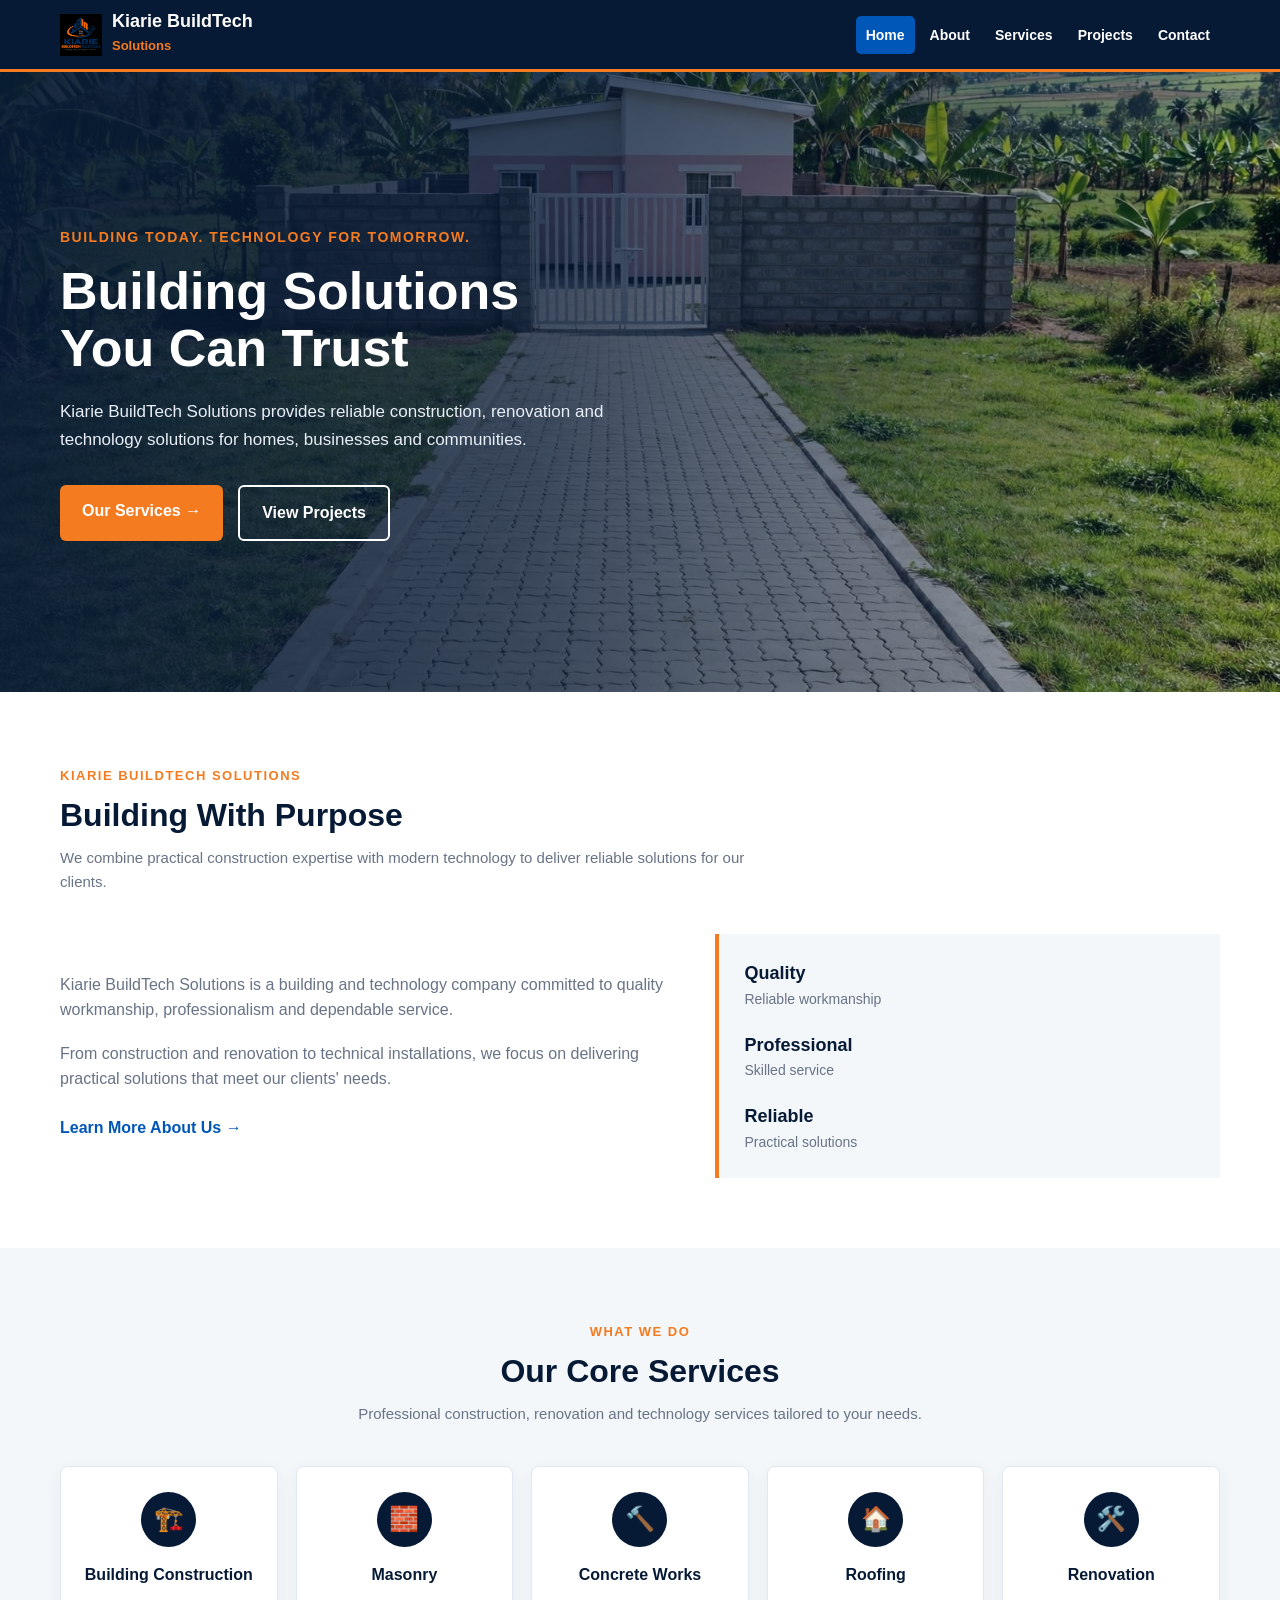
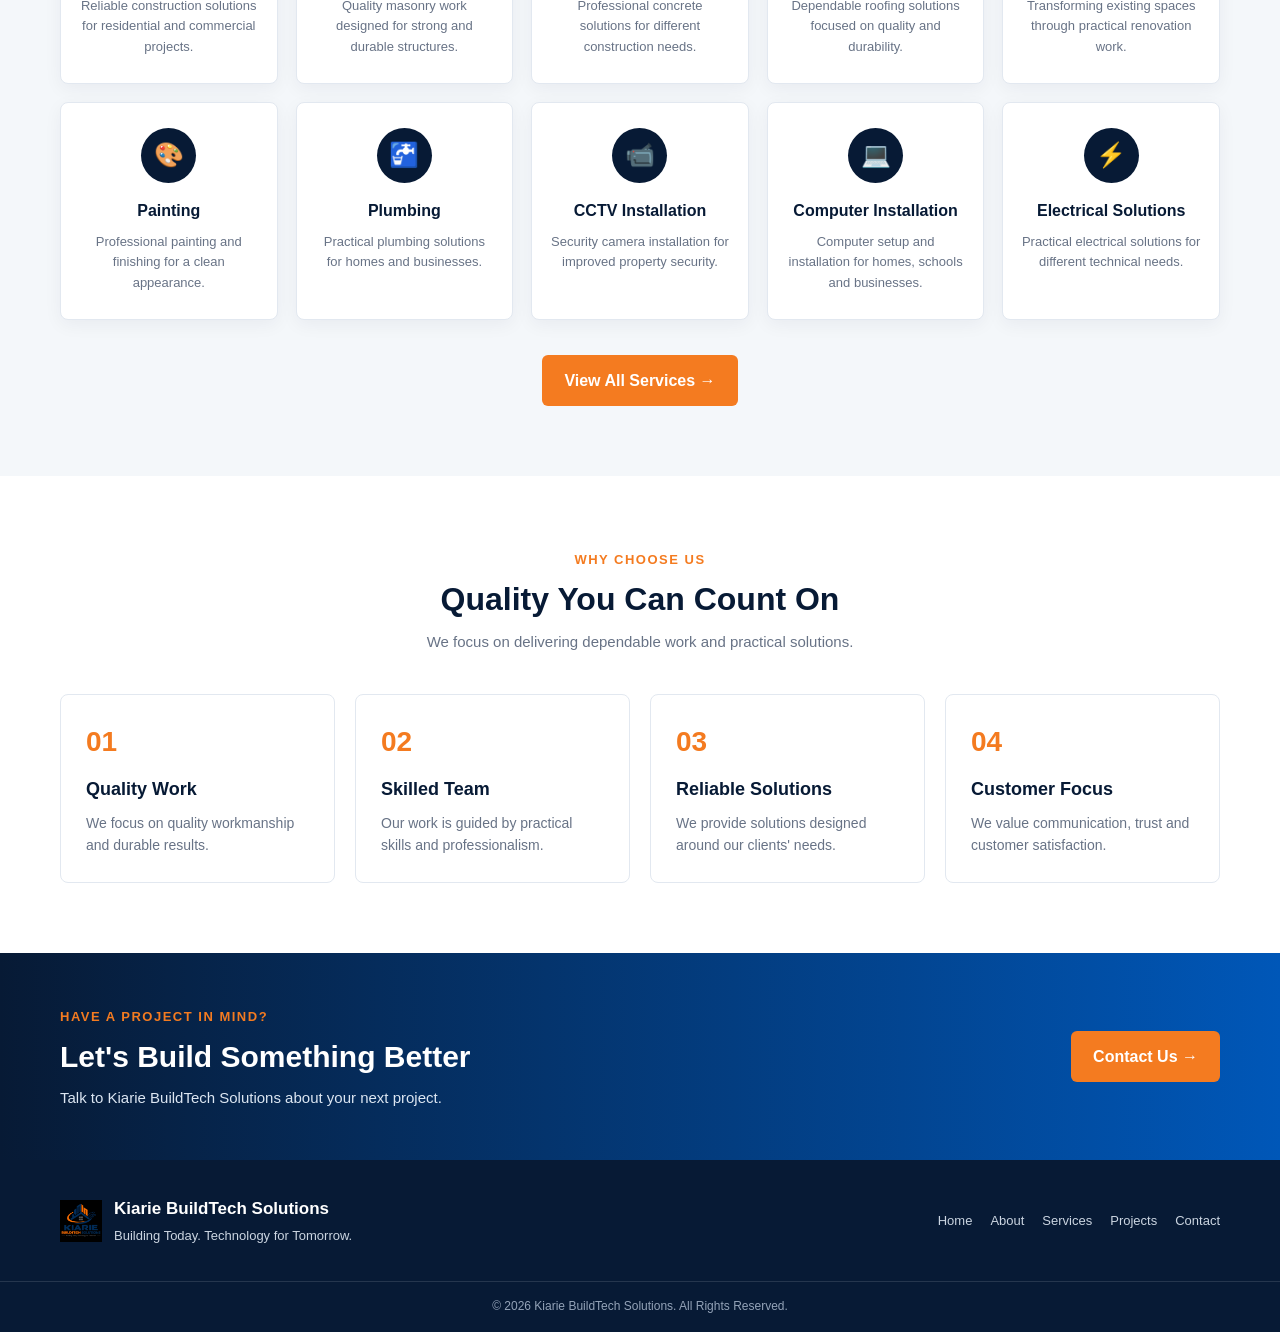
<file: index.html>
<!DOCTYPE html>
<html lang="en">

<head>
    <meta charset="UTF-8">

    <meta name="viewport" content="width=device-width, initial-scale=1.0">

    <title>
        Kiarie BuildTech Solutions | Building & Technology
    </title>

    <link rel="stylesheet" href="css/sytle.css">
</head>


<body>


    <!-- =========================
         HEADER
    ========================== -->

    <header class="header">

        <div class="header-container">


            <!-- LOGO -->

            <a href="index.html" class="logo">

                <img src="images/logo.png" alt="Kiarie BuildTech Solutions Logo">

                <div class="logo-text">

                    <h2>
                        Kiarie BuildTech
                    </h2>

                    <span>
                        Solutions
                    </span>

                </div>

            </a>


            <!-- NAVIGATION -->

            <nav class="navigation">

                <a href="index.html" class="active">
                    Home
                </a>

                <a href="about.html">
                    About
                </a>

                <a href="services.html">
                    Services
                </a>

                <a href="projects.html">
                    Projects
                </a>

                <a href="contact.html">
                    Contact
                </a>

            </nav>

        </div>

    </header>



    <!-- =========================
         HERO SECTION
    ========================== -->

    <section class="hero">


        <div class="hero-content">


            <span class="hero-label">

                BUILDING TODAY.
                TECHNOLOGY FOR TOMORROW.

            </span>


            <h1>

                Building Solutions
                <br>

                You Can Trust

            </h1>


            <p>

                Kiarie BuildTech Solutions provides
                reliable construction, renovation and
                technology solutions for homes,
                businesses and communities.

            </p>


            <div class="hero-buttons">


                <a href="services.html" class="btn-primary">

                    Our Services →

                </a>


                <a href="projects.html" class="btn-secondary">

                    View Projects

                </a>


            </div>


        </div>

    </section>



    <!-- =========================
         INTRODUCTION
    ========================== -->

    <section class="intro">


        <div class="section-container">


            <div class="section-heading">

                <span>
                    KIARIE BUILDTECH SOLUTIONS
                </span>

                <h2>
                    Building With Purpose
                </h2>

                <p>
                    We combine practical construction
                    expertise with modern technology
                    to deliver reliable solutions for
                    our clients.
                </p>

            </div>


            <div class="intro-content">


                <div class="intro-text">

                    <p>
                        Kiarie BuildTech Solutions is a
                        building and technology company
                        committed to quality workmanship,
                        professionalism and dependable
                        service.
                    </p>

                    <p>
                        From construction and renovation
                        to technical installations, we
                        focus on delivering practical
                        solutions that meet our clients'
                        needs.
                    </p>


                    <a href="about.html" class="text-link">

                        Learn More About Us →

                    </a>

                </div>


                <div class="intro-highlight">

                    <div>
                        <strong>
                            Quality
                        </strong>

                        <span>
                            Reliable workmanship
                        </span>
                    </div>


                    <div>
                        <strong>
                            Professional
                        </strong>

                        <span>
                            Skilled service
                        </span>
                    </div>


                    <div>
                        <strong>
                            Reliable
                        </strong>

                        <span>
                            Practical solutions
                        </span>
                    </div>

                </div>

            </div>

        </div>

    </section>



    <!-- =========================
         SERVICES
    ========================== -->

    <section class="services">


        <div class="section-container">


            <div class="section-heading center">

                <span>
                    WHAT WE DO
                </span>

                <h2>
                    Our Core Services
                </h2>

                <p>
                    Professional construction,
                    renovation and technology services
                    tailored to your needs.
                </p>

            </div>


            <div class="service-grid">


                <!-- SERVICE 1 -->

                <div class="service-card">

                    <div class="service-icon">
                        🏗️
                    </div>

                    <h3>
                        Building Construction
                    </h3>

                    <p>
                        Reliable construction solutions
                        for residential and commercial
                        projects.
                    </p>

                </div>


                <!-- SERVICE 2 -->

                <div class="service-card">

                    <div class="service-icon">
                        🧱
                    </div>

                    <h3>
                        Masonry
                    </h3>

                    <p>
                        Quality masonry work designed
                        for strong and durable structures.
                    </p>

                </div>


                <!-- SERVICE 3 -->

                <div class="service-card">

                    <div class="service-icon">
                        🔨
                    </div>

                    <h3>
                        Concrete Works
                    </h3>

                    <p>
                        Professional concrete solutions
                        for different construction needs.
                    </p>

                </div>


                <!-- SERVICE 4 -->

                <div class="service-card">

                    <div class="service-icon">
                        🏠
                    </div>

                    <h3>
                        Roofing
                    </h3>

                    <p>
                        Dependable roofing solutions
                        focused on quality and durability.
                    </p>

                </div>


                <!-- SERVICE 5 -->

                <div class="service-card">

                    <div class="service-icon">
                        🛠️
                    </div>

                    <h3>
                        Renovation
                    </h3>

                    <p>
                        Transforming existing spaces
                        through practical renovation work.
                    </p>

                </div>


                <!-- SERVICE 6 -->

                <div class="service-card">

                    <div class="service-icon">
                        🎨
                    </div>

                    <h3>
                        Painting
                    </h3>

                    <p>
                        Professional painting and
                        finishing for a clean appearance.
                    </p>

                </div>


                <!-- SERVICE 7 -->

                <div class="service-card">

                    <div class="service-icon">
                        🚰
                    </div>

                    <h3>
                        Plumbing
                    </h3>

                    <p>
                        Practical plumbing solutions
                        for homes and businesses.
                    </p>

                </div>


                <!-- SERVICE 8 -->

                <div class="service-card">

                    <div class="service-icon">
                        📹
                    </div>

                    <h3>
                        CCTV Installation
                    </h3>

                    <p>
                        Security camera installation
                        for improved property security.
                    </p>

                </div>


                <!-- SERVICE 9 -->

                <div class="service-card">

                    <div class="service-icon">
                        💻
                    </div>

                    <h3>
                        Computer Installation
                    </h3>

                    <p>
                        Computer setup and installation
                        for homes, schools and businesses.
                    </p>

                </div>


                <!-- SERVICE 10 -->

                <div class="service-card">

                    <div class="service-icon">
                        ⚡
                    </div>

                    <h3>
                        Electrical Solutions
                    </h3>

                    <p>
                        Practical electrical solutions
                        for different technical needs.
                    </p>

                </div>

            </div>


            <div class="services-button">

                <a href="services.html" class="btn-primary">

                    View All Services →

                </a>

            </div>

        </div>

    </section>



    <!-- =========================
         WHY CHOOSE US
    ========================== -->

    <section class="why-us">


        <div class="section-container">


            <div class="section-heading center">

                <span>
                    WHY CHOOSE US
                </span>

                <h2>
                    Quality You Can Count On
                </h2>

                <p>
                    We focus on delivering dependable
                    work and practical solutions.
                </p>

            </div>


            <div class="why-grid">


                <div class="why-card">

                    <div class="why-number">
                        01
                    </div>

                    <h3>
                        Quality Work
                    </h3>

                    <p>
                        We focus on quality workmanship
                        and durable results.
                    </p>

                </div>


                <div class="why-card">

                    <div class="why-number">
                        02
                    </div>

                    <h3>
                        Skilled Team
                    </h3>

                    <p>
                        Our work is guided by practical
                        skills and professionalism.
                    </p>

                </div>


                <div class="why-card">

                    <div class="why-number">
                        03
                    </div>

                    <h3>
                        Reliable Solutions
                    </h3>

                    <p>
                        We provide solutions designed
                        around our clients' needs.
                    </p>

                </div>


                <div class="why-card">

                    <div class="why-number">
                        04
                    </div>

                    <h3>
                        Customer Focus
                    </h3>

                    <p>
                        We value communication,
                        trust and customer satisfaction.
                    </p>

                </div>

            </div>

        </div>

    </section>



    <!-- =========================
         CALL TO ACTION
    ========================== -->

    <section class="cta">


        <div class="cta-container">


            <div>

                <span>
                    HAVE A PROJECT IN MIND?
                </span>

                <h2>
                    Let's Build Something Better
                </h2>

                <p>
                    Talk to Kiarie BuildTech Solutions
                    about your next project.
                </p>

            </div>


            <a href="contact.html" class="cta-button">

                Contact Us →

            </a>

        </div>

    </section>



    <!-- =========================
         FOOTER
    ========================== -->

    <footer class="footer">


        <div class="footer-container">


            <div class="footer-brand">

                <img src="images/logo.png" alt="Kiarie BuildTech Solutions Logo">

                <div>

                    <h3>
                        Kiarie BuildTech Solutions
                    </h3>

                    <p>
                        Building Today.
                        Technology for Tomorrow.
                    </p>

                </div>

            </div>


            <div class="footer-links">

                <a href="index.html">
                    Home
                </a>

                <a href="about.html">
                    About
                </a>

                <a href="services.html">
                    Services
                </a>

                <a href="projects.html">
                    Projects
                </a>

                <a href="contact.html">
                    Contact
                </a>

            </div>

        </div>


        <div class="copyright">

            © 2026 Kiarie BuildTech Solutions.
            All Rights Reserved.

        </div>

    </footer>


</body>

</html>
</file>
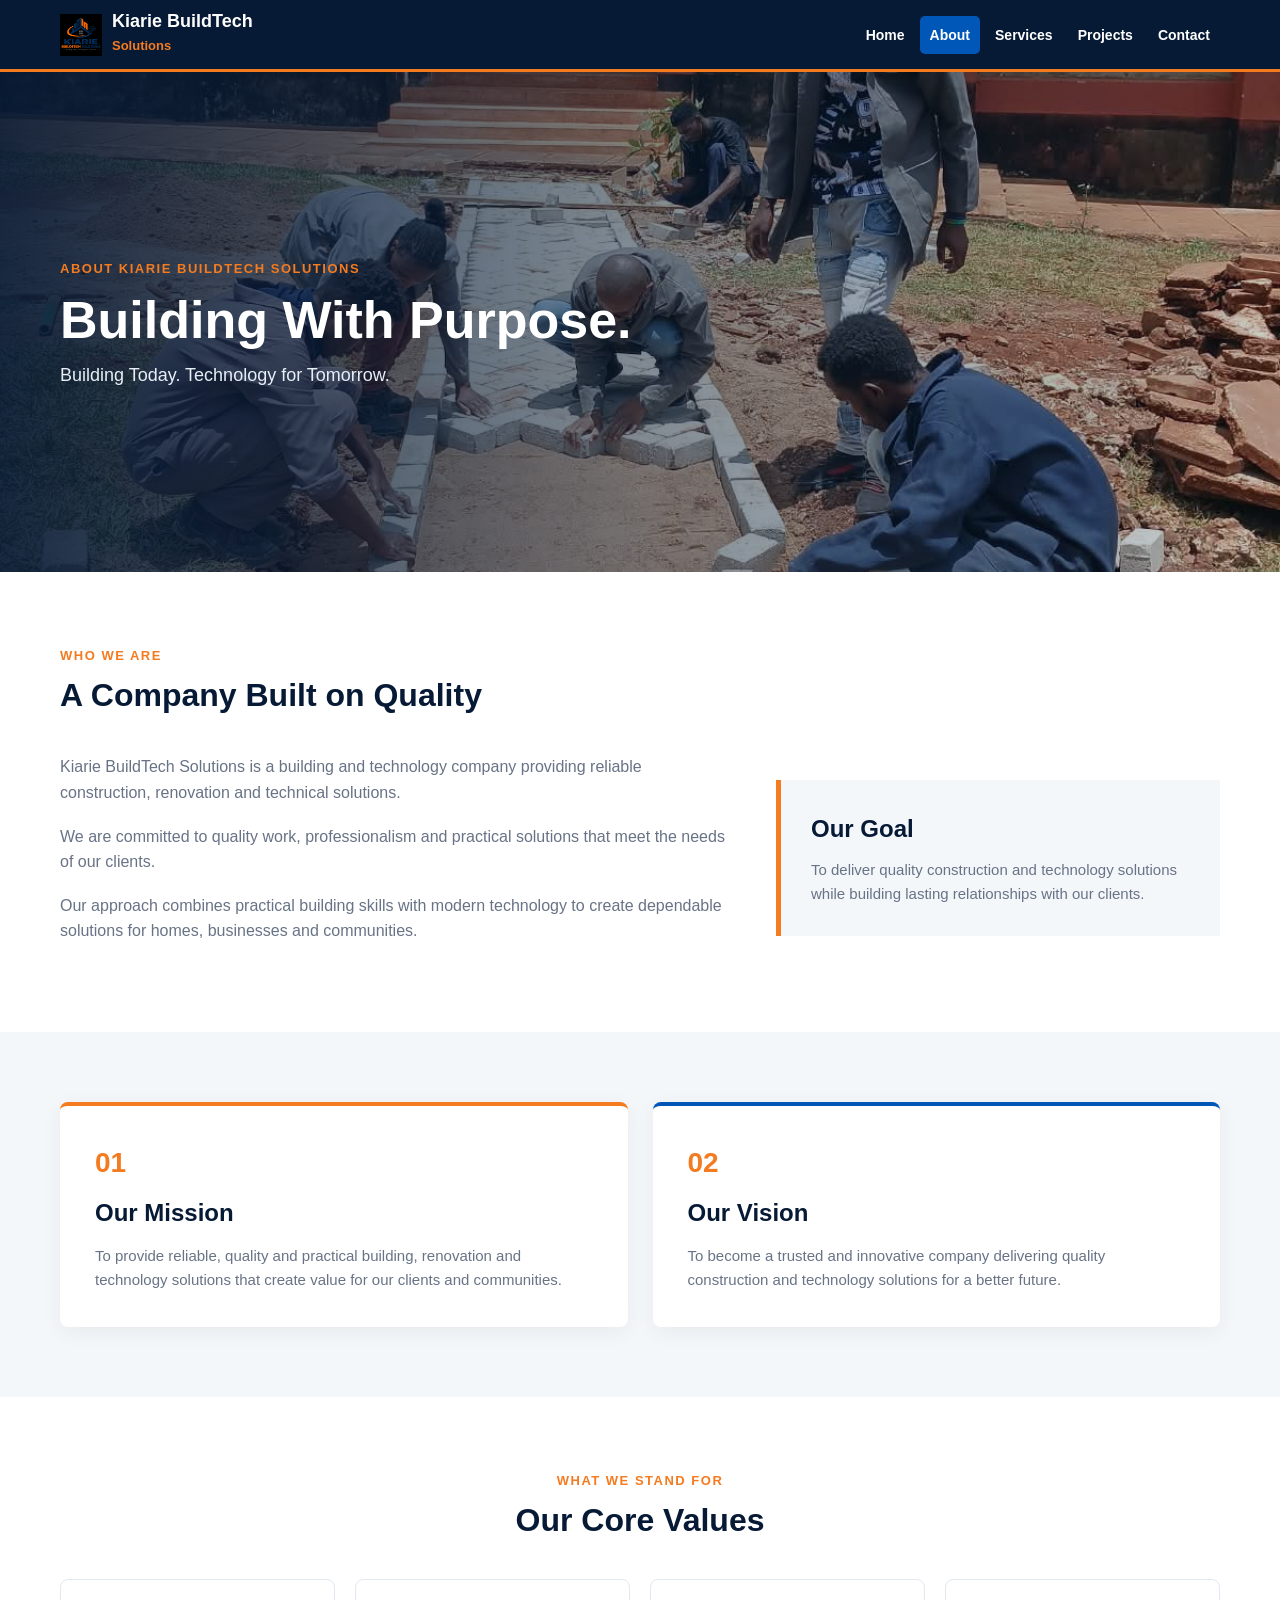
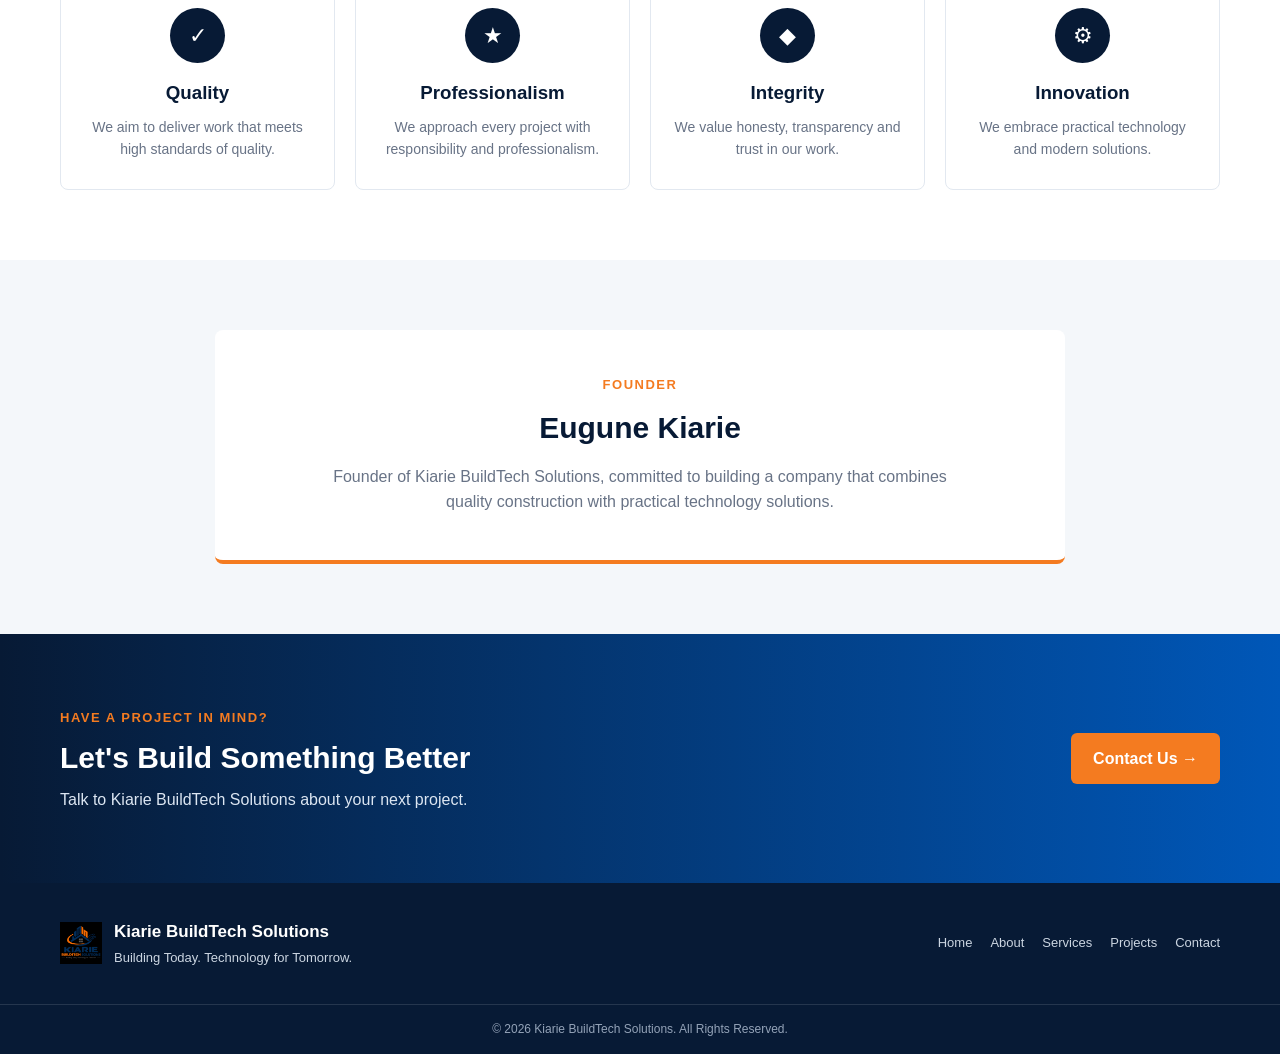
<file: about.html>
<!DOCTYPE html>
<html lang="en">

<head>
    <meta charset="UTF-8">

    <meta name="viewport" content="width=device-width, initial-scale=1.0">

    <title>About Us | Kiarie BuildTech Solutions</title>

    <link rel="stylesheet" href="css/about.css">
</head>

<body>


    <!-- HEADER -->

    <header class="header">

        <div class="header-container">

            <a href="index.html" class="logo">

                <img src="images/logo.png" alt="Kiarie BuildTech Solutions Logo">

                <div class="logo-text">

                    <h2>Kiarie BuildTech</h2>

                    <span>Solutions</span>

                </div>

            </a>


            <nav class="navigation">

                <a href="index.html">
                    Home
                </a>

                <a href="about.html" class="active">
                    About
                </a>

                <a href="services.html">
                    Services
                </a>

                <a href="projects.html">
                    Projects
                </a>

                <a href="contact.html">
                    Contact
                </a>

            </nav>

        </div>

    </header>



    <!-- ABOUT HERO -->

    <section class="about-hero">

        <div class="hero-overlay">

            <div class="hero-content">

                <span>
                    ABOUT KIARIE BUILDTECH SOLUTIONS
                </span>

                <h1>
                    Building With Purpose.
                </h1>

                <p>
                    Building Today. Technology for Tomorrow.
                </p>

            </div>

        </div>

    </section>



    <!-- WHO WE ARE -->

    <section class="about-section">

        <div class="container">

            <div class="section-title">

                <span>WHO WE ARE</span>

                <h2>
                    A Company Built on Quality
                </h2>

            </div>


            <div class="about-content">

                <div class="about-text">

                    <p>
                        Kiarie BuildTech Solutions is a
                        building and technology company
                        providing reliable construction,
                        renovation and technical solutions.
                    </p>

                    <p>
                        We are committed to quality work,
                        professionalism and practical
                        solutions that meet the needs of
                        our clients.
                    </p>

                    <p>
                        Our approach combines practical
                        building skills with modern
                        technology to create dependable
                        solutions for homes, businesses
                        and communities.
                    </p>

                </div>


                <div class="about-highlight">

                    <h3>
                        Our Goal
                    </h3>

                    <p>
                        To deliver quality construction
                        and technology solutions while
                        building lasting relationships
                        with our clients.
                    </p>

                </div>

            </div>

        </div>

    </section>



    <!-- MISSION & VISION -->

    <section class="mission-section">

        <div class="container">

            <div class="mission-grid">


                <div class="mission-card">

                    <div class="card-number">
                        01
                    </div>

                    <h2>
                        Our Mission
                    </h2>

                    <p>
                        To provide reliable, quality and
                        practical building, renovation and
                        technology solutions that create
                        value for our clients and
                        communities.
                    </p>

                </div>


                <div class="mission-card vision">

                    <div class="card-number">
                        02
                    </div>

                    <h2>
                        Our Vision
                    </h2>

                    <p>
                        To become a trusted and innovative
                        company delivering quality
                        construction and technology
                        solutions for a better future.
                    </p>

                </div>

            </div>

        </div>

    </section>



    <!-- OUR VALUES -->

    <section class="values-section">

        <div class="container">

            <div class="section-title center">

                <span>
                    WHAT WE STAND FOR
                </span>

                <h2>
                    Our Core Values
                </h2>

            </div>


            <div class="values-grid">


                <div class="value-card">

                    <div class="value-icon">
                        ✓
                    </div>

                    <h3>
                        Quality
                    </h3>

                    <p>
                        We aim to deliver work that meets
                        high standards of quality.
                    </p>

                </div>


                <div class="value-card">

                    <div class="value-icon">
                        ★
                    </div>

                    <h3>
                        Professionalism
                    </h3>

                    <p>
                        We approach every project with
                        responsibility and professionalism.
                    </p>

                </div>


                <div class="value-card">

                    <div class="value-icon">
                        ◆
                    </div>

                    <h3>
                        Integrity
                    </h3>

                    <p>
                        We value honesty, transparency and
                        trust in our work.
                    </p>

                </div>


                <div class="value-card">

                    <div class="value-icon">
                        ⚙
                    </div>

                    <h3>
                        Innovation
                    </h3>

                    <p>
                        We embrace practical technology
                        and modern solutions.
                    </p>

                </div>

            </div>

        </div>

    </section>



    <!-- FOUNDER -->

    <section class="founder-section">

        <div class="container">

            <div class="founder-box">

                <div class="founder-label">
                    FOUNDER
                </div>

                <h2>
                    Eugune Kiarie
                </h2>

                <p>
                    Founder of Kiarie BuildTech Solutions,
                    committed to building a company that
                    combines quality construction with
                    practical technology solutions.
                </p>

            </div>

        </div>

    </section>



    <!-- CTA -->

    <section class="cta">

        <div class="container cta-container">

            <div>

                <span>
                    HAVE A PROJECT IN MIND?
                </span>

                <h2>
                    Let's Build Something Better
                </h2>

                <p>
                    Talk to Kiarie BuildTech Solutions
                    about your next project.
                </p>

            </div>


            <a href="contact.html">
                Contact Us →
            </a>

        </div>

    </section>



    <!-- FOOTER -->

    <footer class="footer">

        <div class="footer-container">

            <div class="footer-brand">

                <img src="images/logo.png" alt="Kiarie BuildTech Solutions Logo">

                <div>

                    <h3>
                        Kiarie BuildTech Solutions
                    </h3>

                    <p>
                        Building Today.
                        Technology for Tomorrow.
                    </p>

                </div>

            </div>


            <div class="footer-links">

                <a href="index.html">
                    Home
                </a>

                <a href="about.html">
                    About
                </a>

                <a href="services.html">
                    Services
                </a>

                <a href="projects.html">
                    Projects
                </a>

                <a href="contact.html">
                    Contact
                </a>

            </div>

        </div>


        <div class="copyright">

            © 2026 Kiarie BuildTech Solutions.
            All Rights Reserved.

        </div>

    </footer>


</body>

</html>
</file>
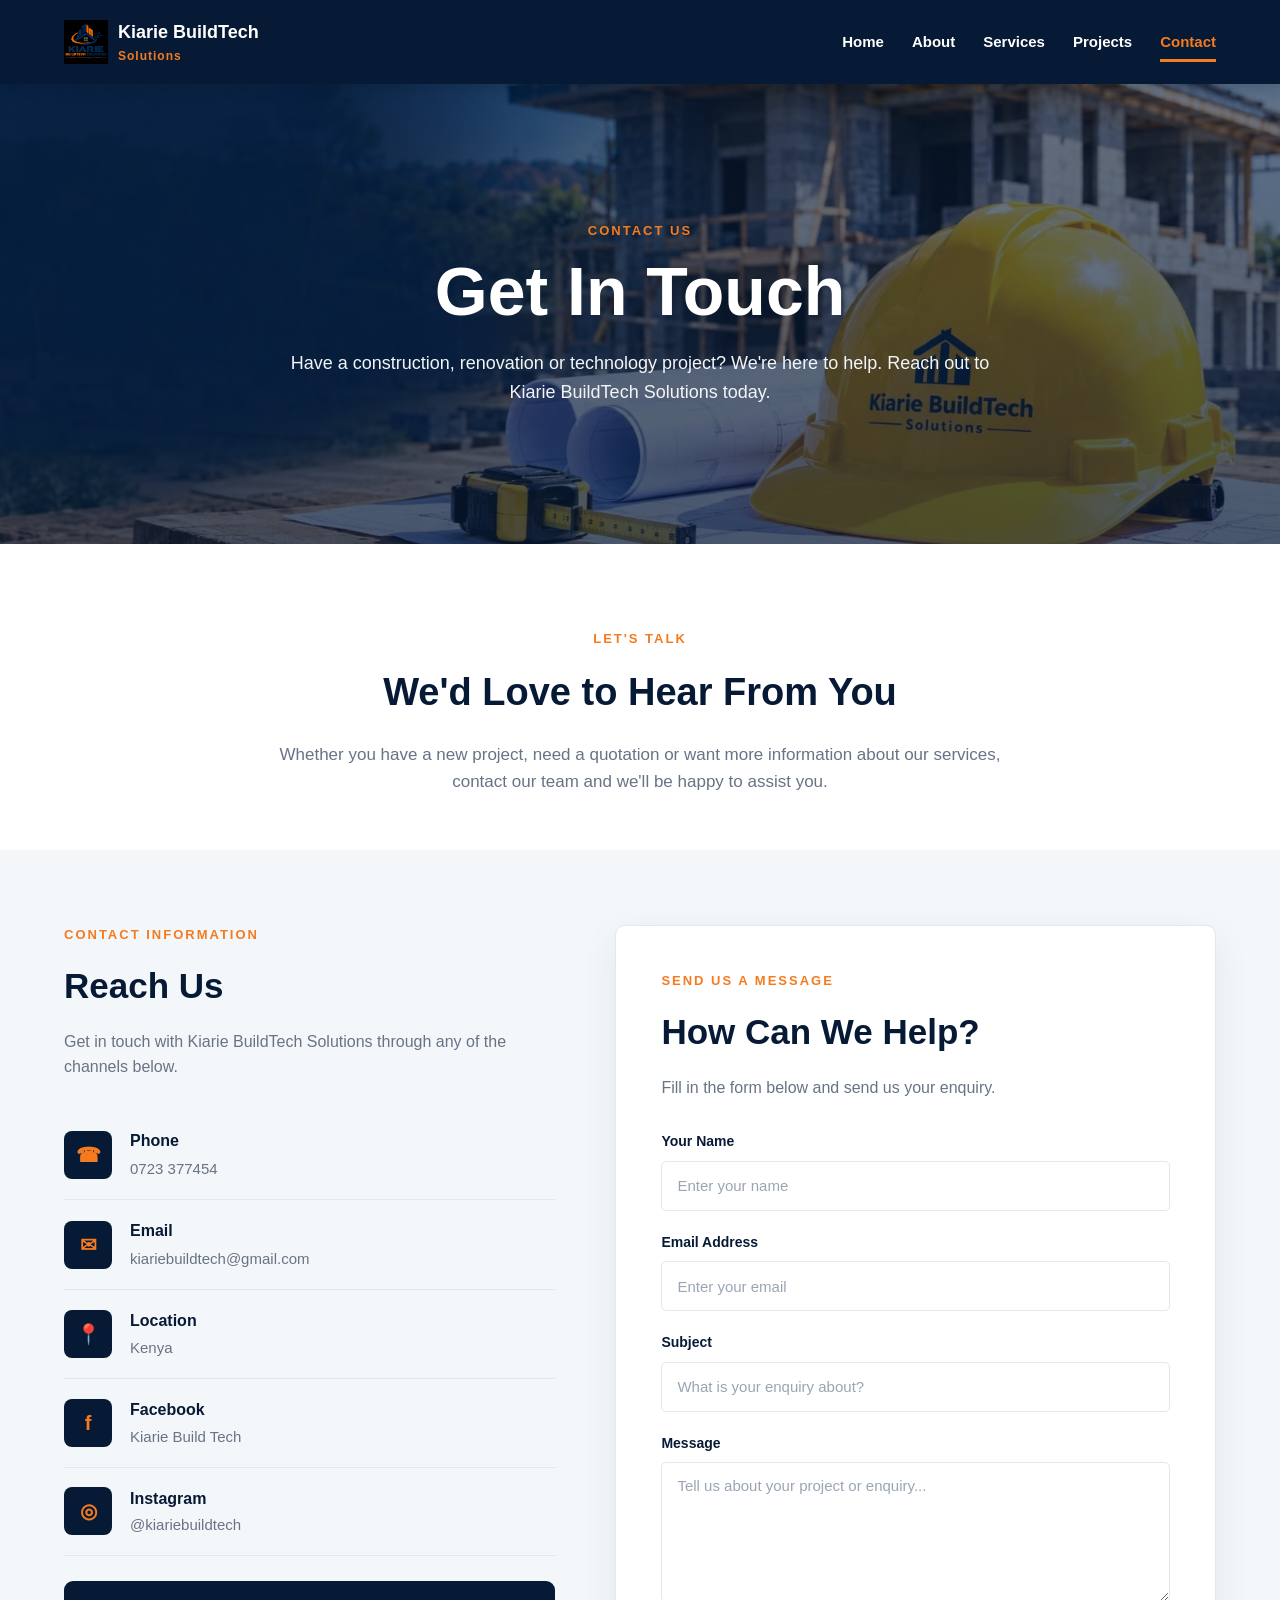
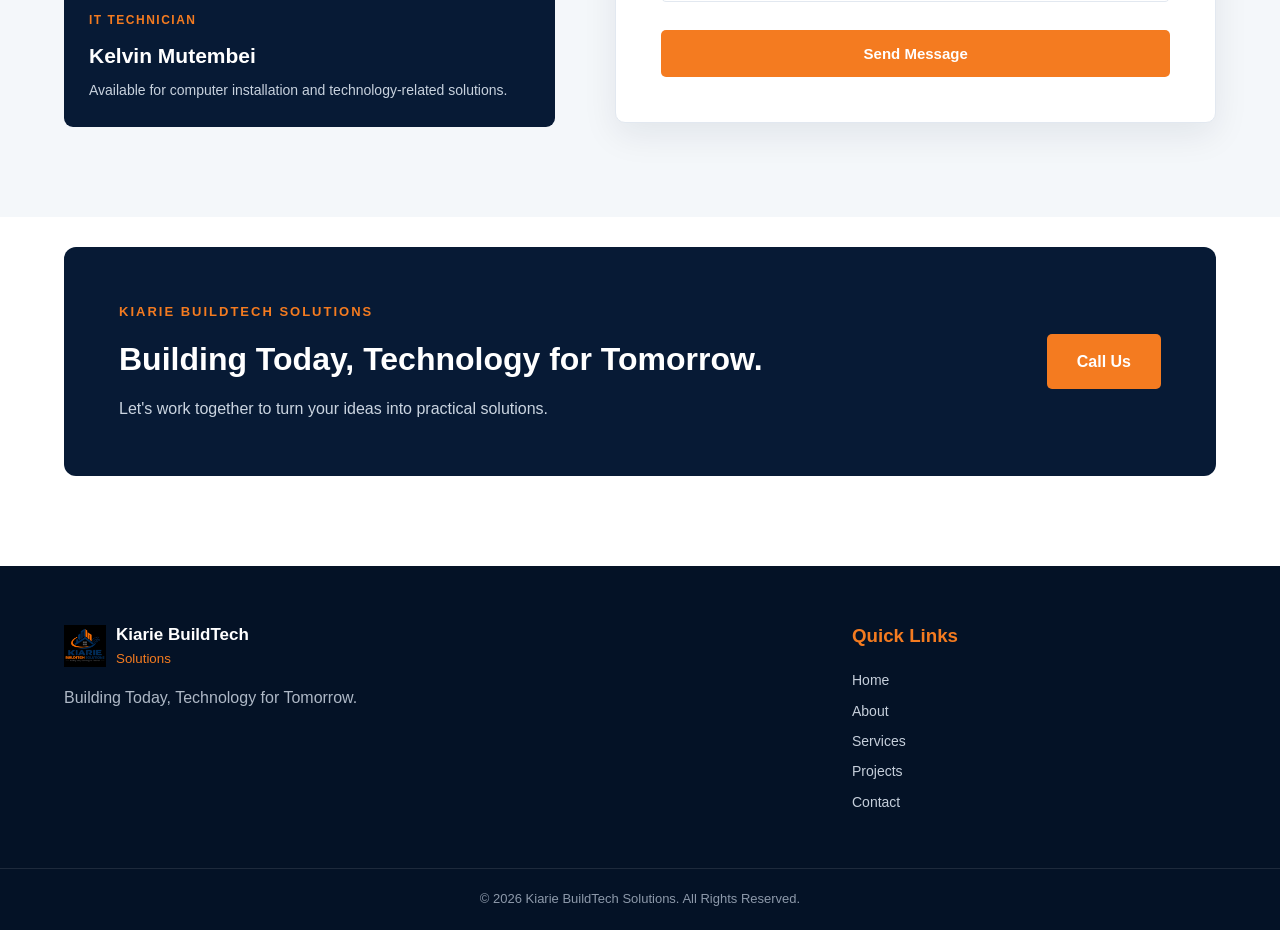
<file: contact.html>
<!DOCTYPE html>
<html lang="en">

<head>
    <meta charset="UTF-8">
    <meta name="viewport" content="width=device-width, initial-scale=1.0">

    <title>Contact | Kiarie BuildTech Solutions</title>

    <link rel="stylesheet" href="css/contact.css">
</head>

<body>

    <!-- HEADER -->
    <header class="header">
        <div class="container nav-container">

            <a href="index.html" class="logo">
                <img src="images/logo.png" alt="Kiarie BuildTech Solutions Logo">

                <div>
                    <span>Kiarie BuildTech</span>
                    <small>Solutions</small>
                </div>
            </a>

            <nav class="navbar">
                <a href="index.html">Home</a>
                <a href="about.html">About</a>
                <a href="services.html">Services</a>
                <a href="projects.html">Projects</a>
                <a href="contact.html" class="active">Contact</a>
            </nav>

        </div>
    </header>


    <!-- CONTACT HERO -->
    <section class="contact-hero">

        <div class="hero-content">

            <p class="hero-label">CONTACT US</p>

            <h1>Get In Touch</h1>

            <p>
                Have a construction, renovation or technology project?
                We're here to help. Reach out to Kiarie BuildTech Solutions today.
            </p>

        </div>

    </section>


    <!-- CONTACT INTRO -->
    <section class="contact-intro">

        <div class="container">

            <p class="section-label">LET'S TALK</p>

            <h2>We'd Love to Hear From You</h2>

            <p>
                Whether you have a new project, need a quotation or want
                more information about our services, contact our team and
                we'll be happy to assist you.
            </p>

        </div>

    </section>


    <!-- CONTACT AREA -->
    <section class="contact-section">

        <div class="container contact-grid">

            <!-- CONTACT INFORMATION -->
            <div class="contact-info">

                <p class="section-label">CONTACT INFORMATION</p>

                <h2>Reach Us</h2>

                <p class="info-intro">
                    Get in touch with Kiarie BuildTech Solutions through
                    any of the channels below.
                </p>


                <!-- PHONE -->
                <div class="contact-item">

                    <div class="contact-icon">
                        ☎
                    </div>

                    <div>
                        <h3>Phone</h3>

                        <a href="tel:0723377454">
                            0723 377454
                        </a>
                    </div>

                </div>


                <!-- EMAIL -->
                <div class="contact-item">

                    <div class="contact-icon">
                        ✉
                    </div>

                    <div>
                        <h3>Email</h3>

                        <a href="mailto:kiariebuildtech@gmail.com">
                            kiariebuildtech@gmail.com
                        </a>
                    </div>

                </div>


                <!-- LOCATION -->
                <div class="contact-item">

                    <div class="contact-icon">
                        📍
                    </div>

                    <div>
                        <h3>Location</h3>

                        <p>Kenya</p>
                    </div>

                </div>


                <!-- FACEBOOK -->
                <div class="contact-item">

                    <div class="contact-icon">
                        f
                    </div>

                    <div>
                        <h3>Facebook</h3>

                        <p>Kiarie Build Tech</p>
                    </div>

                </div>


                <!-- INSTAGRAM -->
                <div class="contact-item">

                    <div class="contact-icon">
                        ◎
                    </div>

                    <div>
                        <h3>Instagram</h3>

                        <p>@kiariebuildtech</p>
                    </div>

                </div>


                <!-- TECHNICIAN -->
                <div class="technician-box">

                    <span>IT TECHNICIAN</span>

                    <h3>Kelvin Mutembei</h3>

                    <p>
                        Available for computer installation and
                        technology-related solutions.
                    </p>

                </div>

            </div>


            <!-- CONTACT FORM -->
            <div class="contact-form-box">

                <p class="section-label">SEND US A MESSAGE</p>

                <h2>How Can We Help?</h2>

                <p class="form-intro">
                    Fill in the form below and send us your enquiry.
                </p>


                <form id="contact-form" action="https://formspree.io/f/xqpavzdl" method="POST">

                    <!-- NAME -->
                    <div class="form-group">

                        <label for="name">
                            Your Name
                        </label>

                        <input type="text" id="name" name="name" placeholder="Enter your name" required>

                    </div>


                    <!-- EMAIL -->
                    <div class="form-group">

                        <label for="email">
                            Email Address
                        </label>

                        <input type="email" id="email" name="email" placeholder="Enter your email" required>

                    </div>


                    <!-- SUBJECT -->
                    <div class="form-group">

                        <label for="subject">
                            Subject
                        </label>

                        <input type="text" id="subject" name="subject" placeholder="What is your enquiry about?"
                            required>

                    </div>


                    <!-- MESSAGE -->
                    <div class="form-group">

                        <label for="message">
                            Message
                        </label>

                        <textarea id="message" name="message" rows="6"
                            placeholder="Tell us about your project or enquiry..." required></textarea>

                    </div>


                    <!-- HONEYPOT -->
                    <input type="text" name="_gotcha" style="display:none">


                    <!-- BUTTON -->
                    <button type="submit" class="submit-button">
                        Send Message
                    </button>

                </form>


                <!-- FORM MESSAGE -->
                <div id="form-message"></div>

            </div>

        </div>

    </section>


    <!-- CTA -->
    <section class="contact-cta">

        <div class="container">

            <div class="cta-box">

                <div>

                    <p class="section-label">
                        KIARIE BUILDTECH SOLUTIONS
                    </p>

                    <h2>
                        Building Today, Technology for Tomorrow.
                    </h2>

                    <p>
                        Let's work together to turn your ideas into
                        practical solutions.
                    </p>

                </div>

                <a href="tel:0723377454" class="cta-button">
                    Call Us
                </a>

            </div>

        </div>

    </section>


    <!-- FOOTER -->
    <footer class="footer">

        <div class="container footer-content">

            <div class="footer-brand">

                <div class="footer-logo">

                    <img src="images/logo.png" alt="Kiarie BuildTech Solutions Logo">

                    <div>
                        <strong>Kiarie BuildTech</strong>
                        <small>Solutions</small>
                    </div>

                </div>

                <p>
                    Building Today, Technology for Tomorrow.
                </p>

            </div>


            <div class="footer-links">

                <h3>Quick Links</h3>

                <a href="index.html">Home</a>
                <a href="about.html">About</a>
                <a href="services.html">Services</a>
                <a href="projects.html">Projects</a>
                <a href="contact.html">Contact</a>

            </div>

        </div>


        <div class="footer-bottom">

            <p>
                &copy; 2026 Kiarie BuildTech Solutions.
                All Rights Reserved.
            </p>

        </div>

    </footer>


    <!-- FORM JAVASCRIPT -->
    <script>

        const form = document.getElementById("contact-form");
        const formMessage = document.getElementById("form-message");

        form.addEventListener("submit", async function (event) {

            event.preventDefault();

            const submitButton =
                form.querySelector(".submit-button");

            submitButton.disabled = true;
            submitButton.textContent = "Sending...";

            const formData = new FormData(form);

            try {

                const response = await fetch(
                    form.action,
                    {
                        method: "POST",
                        body: formData,
                        headers: {
                            "Accept": "application/json"
                        }
                    }
                );

                if (response.ok) {

                    form.reset();

                    formMessage.textContent =
                        "Thank you! Your message has been sent successfully.";

                    formMessage.className = "success-message";

                } else {

                    formMessage.textContent =
                        "Sorry, something went wrong. Please try again.";

                    formMessage.className = "error-message";
                }

            } catch (error) {

                formMessage.textContent =
                    "Unable to send your message. Please check your internet connection and try again.";

                formMessage.className = "error-message";

            }

            submitButton.disabled = false;
            submitButton.textContent = "Send Message";

        });

    </script>

</body>

</html>
</file>
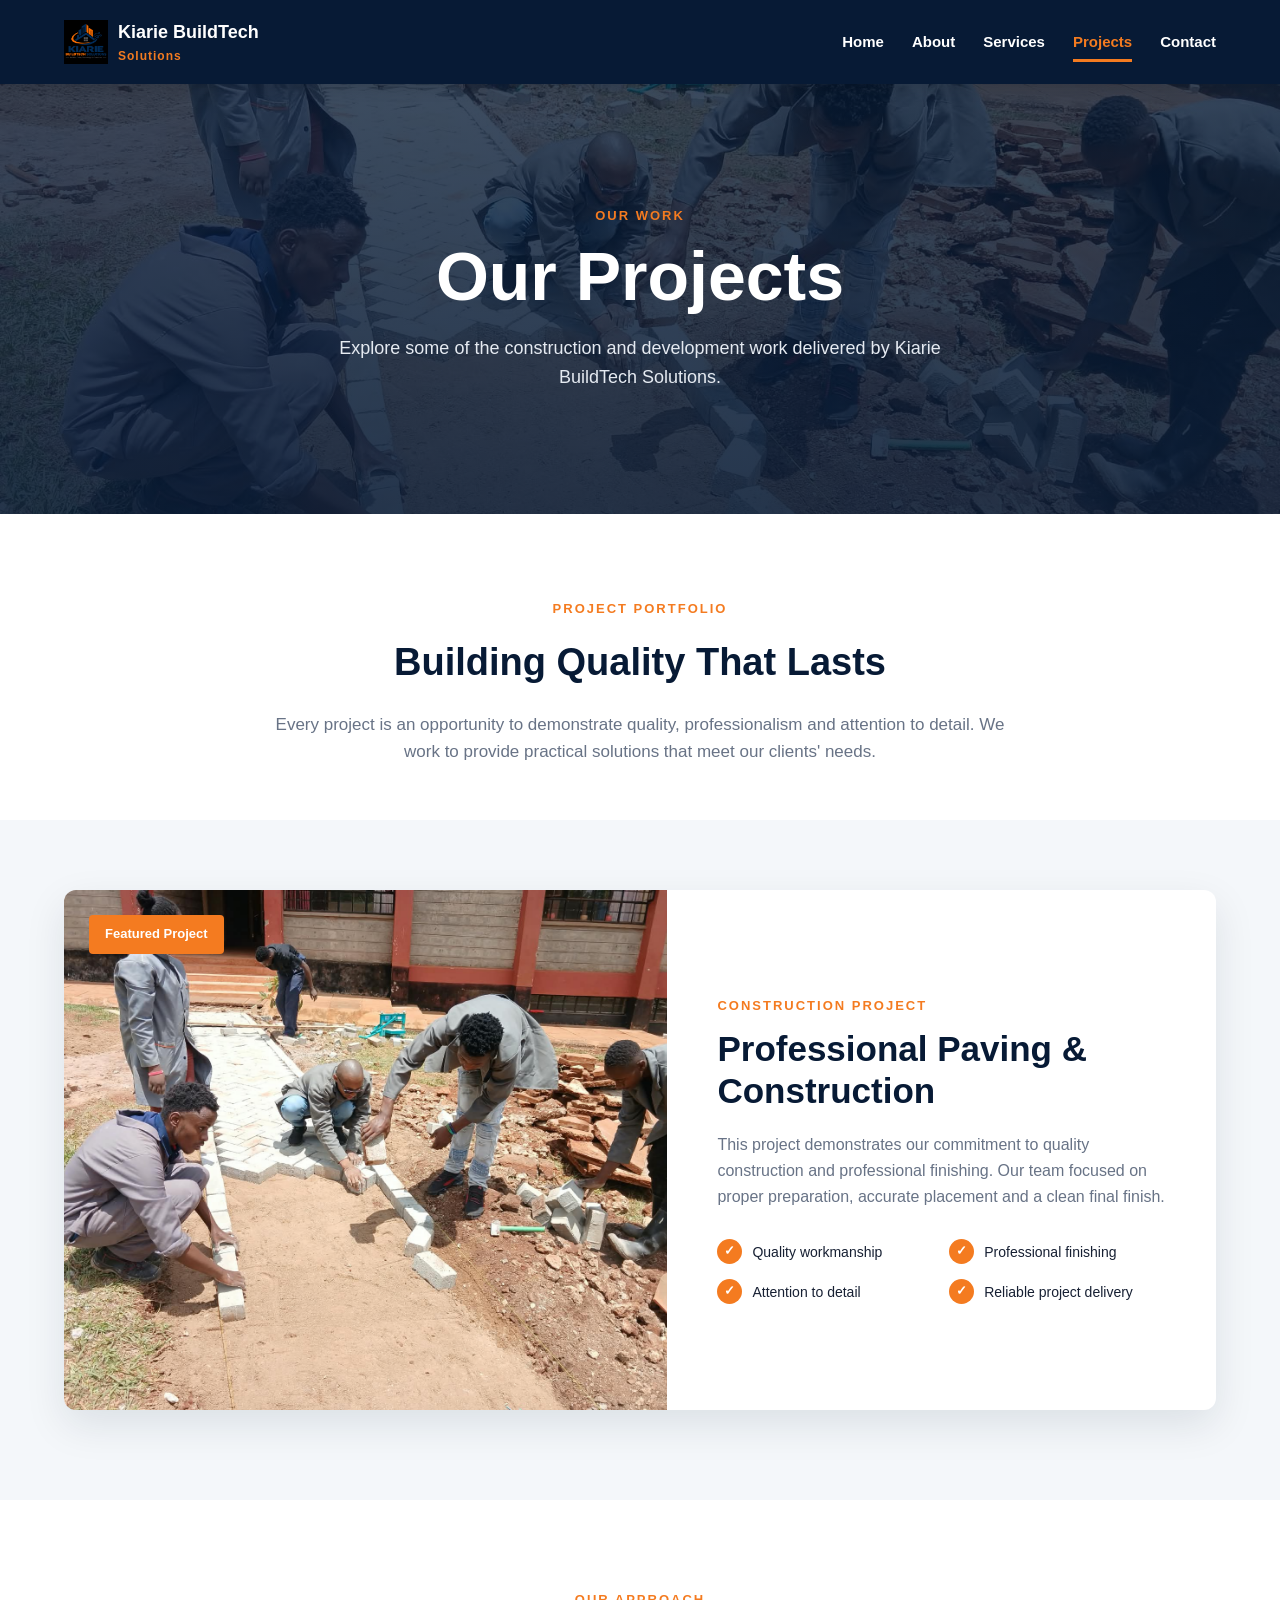
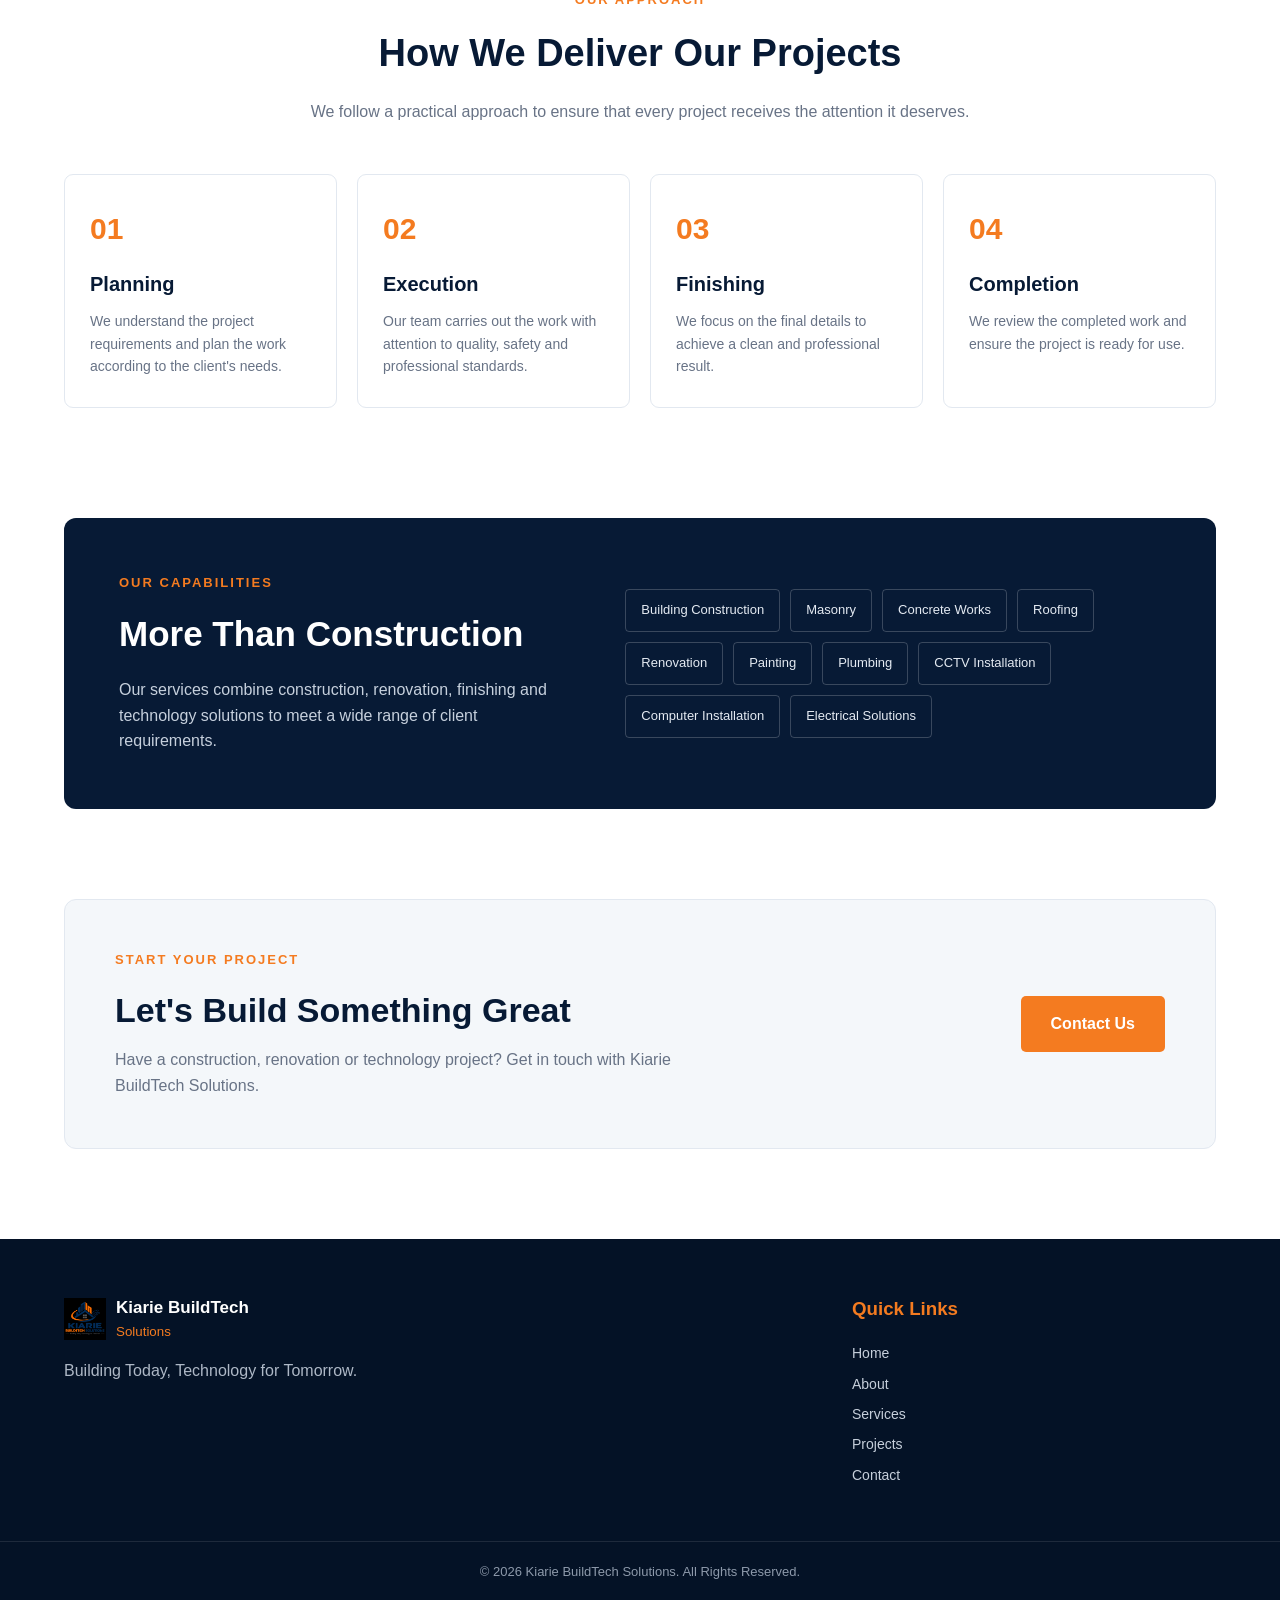
<file: projects.html>
<!DOCTYPE html>
<html lang="en">

<head>
    <meta charset="UTF-8">
    <meta name="viewport" content="width=device-width, initial-scale=1.0">

    <title>Projects | Kiarie BuildTech Solutions</title>

    <link rel="stylesheet" href="css/projects.css">
</head>

<body>

    <!-- HEADER -->
    <header class="header">
        <div class="container nav-container">

            <a href="index.html" class="logo">
                <img src="images/logo.png" alt="Kiarie BuildTech Solutions Logo">

                <div>
                    <span>Kiarie BuildTech</span>
                    <small>Solutions</small>
                </div>
            </a>

            <nav class="navbar">
                <a href="index.html">Home</a>
                <a href="about.html">About</a>
                <a href="services.html">Services</a>
                <a href="projects.html" class="active">Projects</a>
                <a href="contact.html">Contact</a>
            </nav>

        </div>
    </header>


    <!-- PROJECT HERO -->
    <section class="project-hero">

        <div class="hero-content">

            <p class="hero-label">OUR WORK</p>

            <h1>Our Projects</h1>

            <p>
                Explore some of the construction and development work
                delivered by Kiarie BuildTech Solutions.
            </p>

        </div>

    </section>


    <!-- INTRODUCTION -->
    <section class="projects-intro">

        <div class="container">

            <p class="section-label">PROJECT PORTFOLIO</p>

            <h2>Building Quality That Lasts</h2>

            <p>
                Every project is an opportunity to demonstrate quality,
                professionalism and attention to detail. We work to provide
                practical solutions that meet our clients' needs.
            </p>

        </div>

    </section>


    <!-- FEATURED PROJECT -->
    <section class="featured-project">

        <div class="container">

            <div class="project-card">

                <!-- PROJECT IMAGE -->
                <div class="project-image">

                    <img src="images/project-paving.jpg" alt="Kiarie BuildTech Solutions paving project">

                    <span class="project-tag">
                        Featured Project
                    </span>

                </div>


                <!-- PROJECT DETAILS -->
                <div class="project-details">

                    <p class="section-label">
                        CONSTRUCTION PROJECT
                    </p>

                    <h2>
                        Professional Paving &amp; Construction
                    </h2>

                    <p>
                        This project demonstrates our commitment to quality
                        construction and professional finishing. Our team
                        focused on proper preparation, accurate placement
                        and a clean final finish.
                    </p>

                    <div class="project-highlights">

                        <div class="highlight">
                            <span>✓</span>
                            <p>Quality workmanship</p>
                        </div>

                        <div class="highlight">
                            <span>✓</span>
                            <p>Professional finishing</p>
                        </div>

                        <div class="highlight">
                            <span>✓</span>
                            <p>Attention to detail</p>
                        </div>

                        <div class="highlight">
                            <span>✓</span>
                            <p>Reliable project delivery</p>
                        </div>

                    </div>

                </div>

            </div>

        </div>

    </section>


    <!-- PROJECT APPROACH -->
    <section class="approach-section">

        <div class="container">

            <div class="section-heading">

                <p class="section-label">OUR APPROACH</p>

                <h2>How We Deliver Our Projects</h2>

                <p>
                    We follow a practical approach to ensure that every
                    project receives the attention it deserves.
                </p>

            </div>


            <div class="approach-grid">

                <!-- STEP 1 -->
                <div class="approach-card">

                    <div class="approach-number">
                        01
                    </div>

                    <h3>Planning</h3>

                    <p>
                        We understand the project requirements and plan
                        the work according to the client's needs.
                    </p>

                </div>


                <!-- STEP 2 -->
                <div class="approach-card">

                    <div class="approach-number">
                        02
                    </div>

                    <h3>Execution</h3>

                    <p>
                        Our team carries out the work with attention to
                        quality, safety and professional standards.
                    </p>

                </div>


                <!-- STEP 3 -->
                <div class="approach-card">

                    <div class="approach-number">
                        03
                    </div>

                    <h3>Finishing</h3>

                    <p>
                        We focus on the final details to achieve a clean
                        and professional result.
                    </p>

                </div>


                <!-- STEP 4 -->
                <div class="approach-card">

                    <div class="approach-number">
                        04
                    </div>

                    <h3>Completion</h3>

                    <p>
                        We review the completed work and ensure the project
                        is ready for use.
                    </p>

                </div>

            </div>

        </div>

    </section>


    <!-- SERVICES USED -->
    <section class="project-services">

        <div class="container">

            <div class="services-box">

                <div>

                    <p class="section-label">
                        OUR CAPABILITIES
                    </p>

                    <h2>
                        More Than Construction
                    </h2>

                    <p>
                        Our services combine construction, renovation,
                        finishing and technology solutions to meet a wide
                        range of client requirements.
                    </p>

                </div>


                <div class="capabilities">

                    <span>Building Construction</span>
                    <span>Masonry</span>
                    <span>Concrete Works</span>
                    <span>Roofing</span>
                    <span>Renovation</span>
                    <span>Painting</span>
                    <span>Plumbing</span>
                    <span>CCTV Installation</span>
                    <span>Computer Installation</span>
                    <span>Electrical Solutions</span>

                </div>

            </div>

        </div>

    </section>


    <!-- CTA -->
    <section class="project-cta">

        <div class="container">

            <div class="cta-box">

                <div>

                    <p class="section-label">
                        START YOUR PROJECT
                    </p>

                    <h2>
                        Let's Build Something Great
                    </h2>

                    <p>
                        Have a construction, renovation or technology
                        project? Get in touch with Kiarie BuildTech Solutions.
                    </p>

                </div>

                <a href="contact.html" class="cta-button">
                    Contact Us
                </a>

            </div>

        </div>

    </section>


    <!-- FOOTER -->
    <footer class="footer">

        <div class="container footer-content">

            <div class="footer-brand">

                <div class="footer-logo">

                    <img src="images/logo.png" alt="Kiarie BuildTech Solutions Logo">

                    <div>
                        <strong>Kiarie BuildTech</strong>
                        <small>Solutions</small>
                    </div>

                </div>

                <p>
                    Building Today, Technology for Tomorrow.
                </p>

            </div>


            <div class="footer-links">

                <h3>Quick Links</h3>

                <a href="index.html">Home</a>
                <a href="about.html">About</a>
                <a href="services.html">Services</a>
                <a href="projects.html">Projects</a>
                <a href="contact.html">Contact</a>

            </div>

        </div>


        <div class="footer-bottom">

            <p>
                &copy; 2026 Kiarie BuildTech Solutions. All Rights Reserved.
            </p>

        </div>

    </footer>

</body>

</html>
</file>
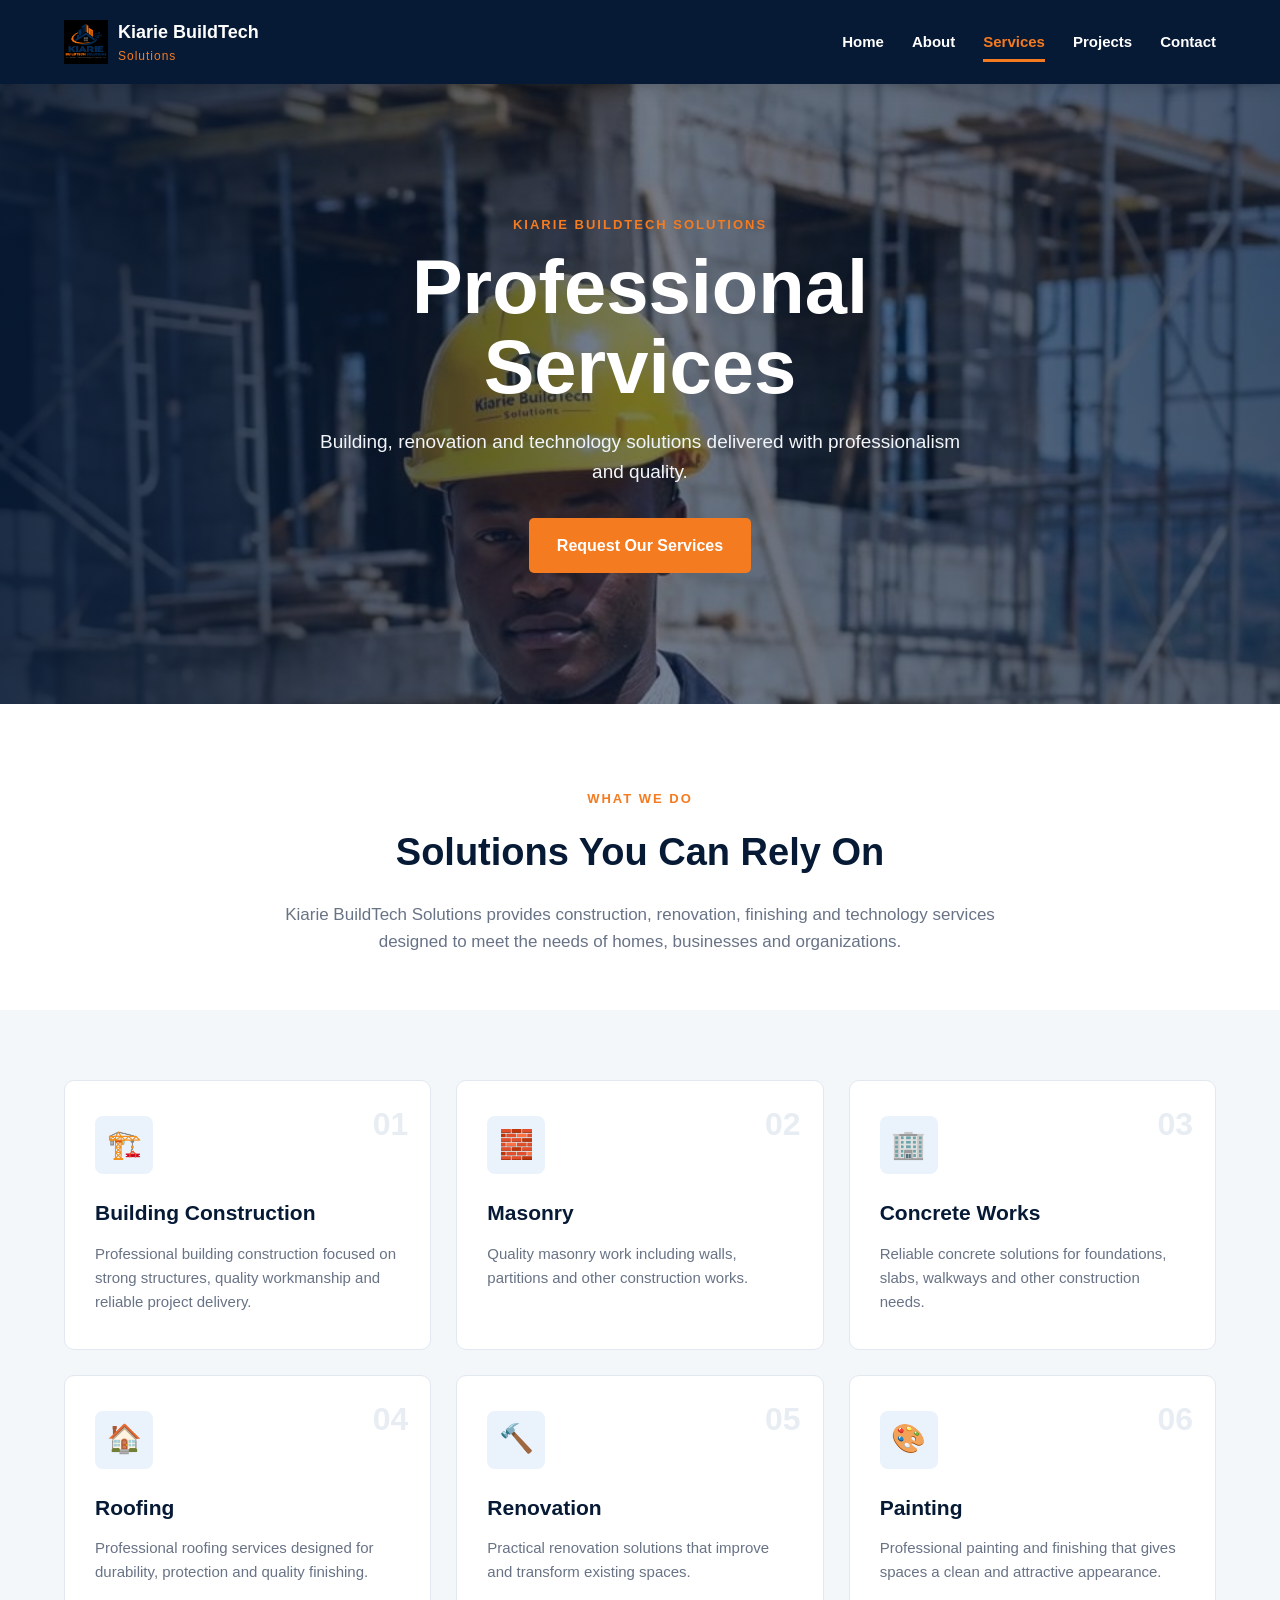
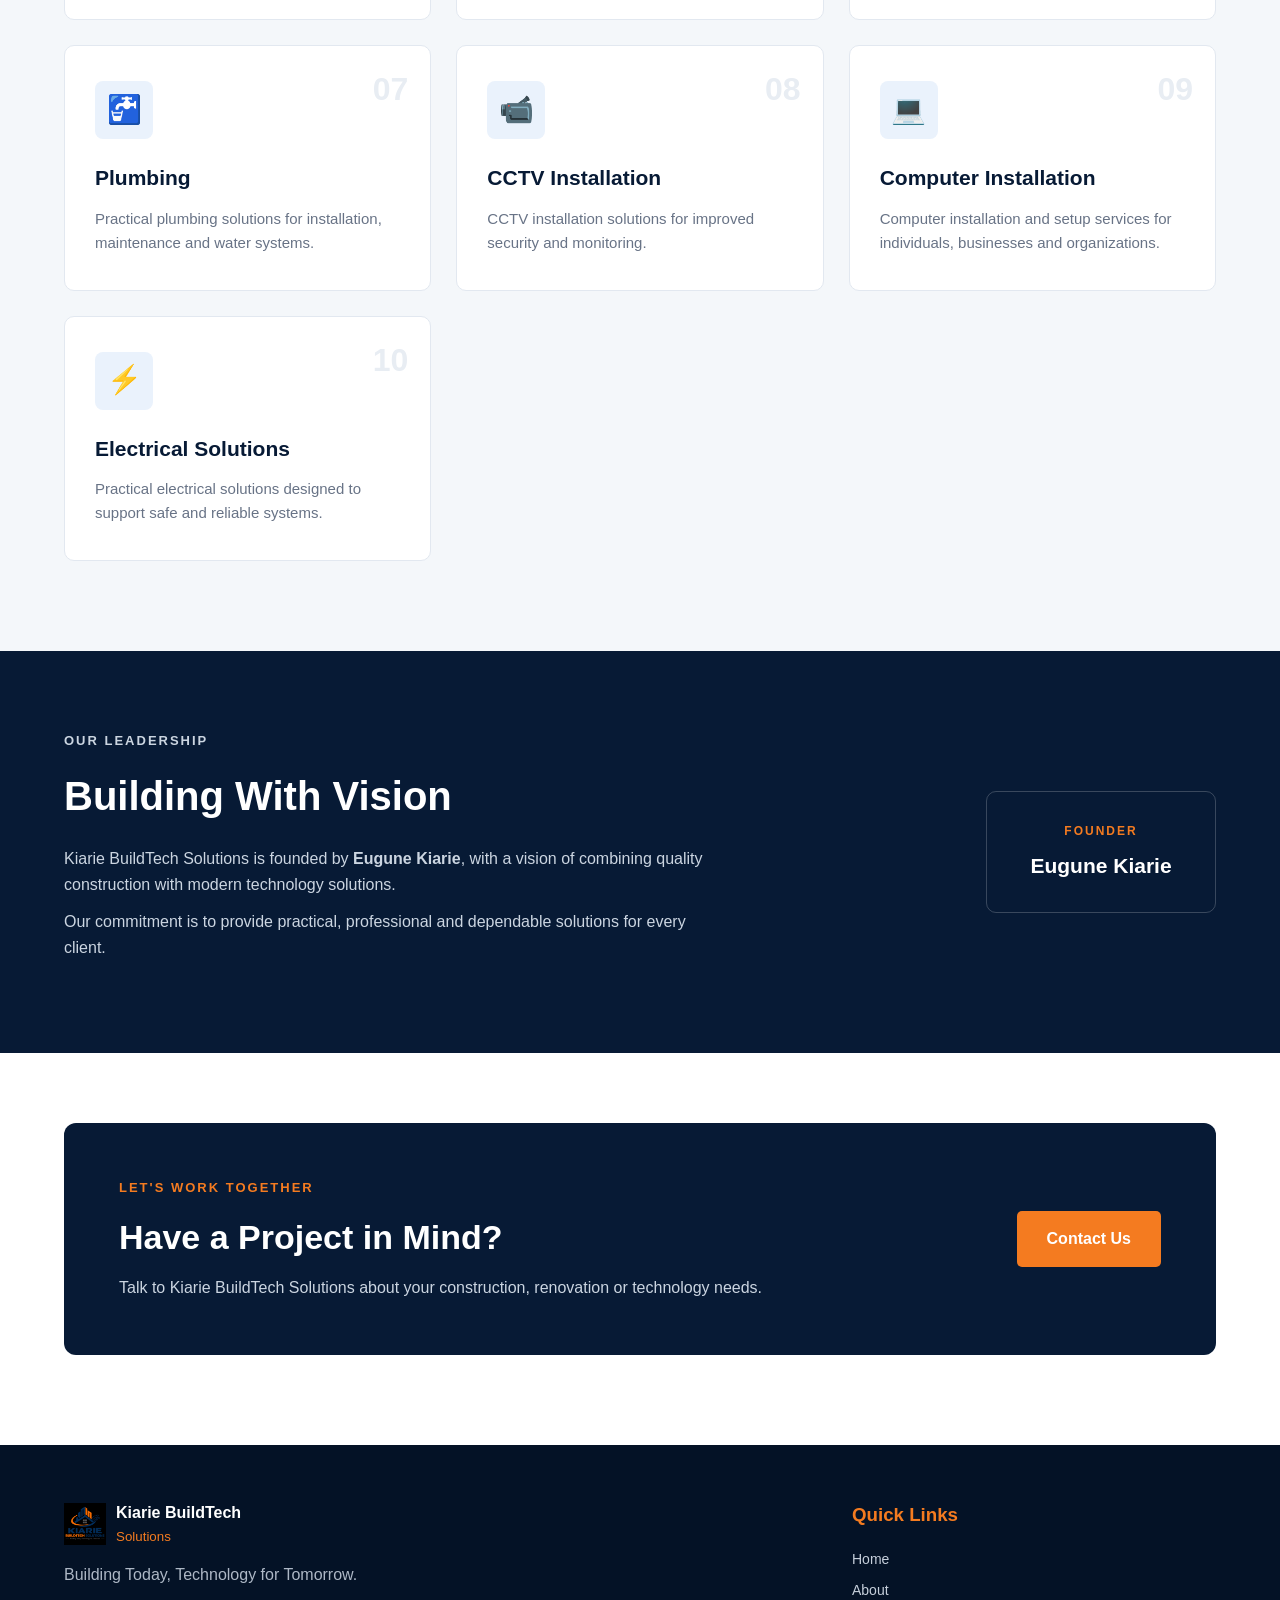
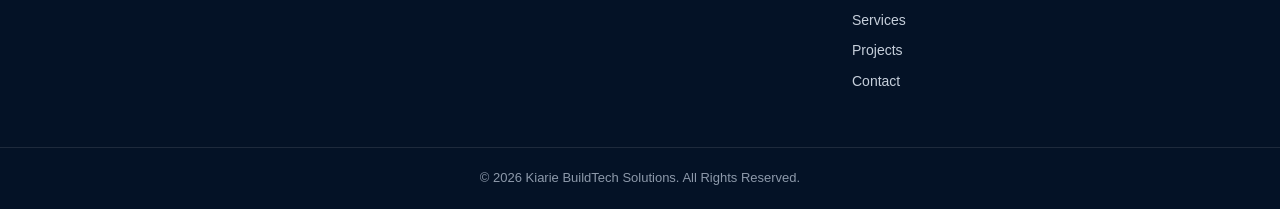
<file: services.html>
<!DOCTYPE html>
<html lang="en">

<head>
    <meta charset="UTF-8">
    <meta name="viewport" content="width=device-width, initial-scale=1.0">

    <title>Services | Kiarie BuildTech Solutions</title>

    <link rel="stylesheet" href="css/services.css">
</head>

<body>

    <!-- HEADER -->
    <header class="header">
        <div class="container nav-container">

            <a href="index.html" class="logo">
                <img src="images/logo.png" alt="Kiarie BuildTech Solutions Logo">

                <div>
                    <span>Kiarie BuildTech</span>
                    <small>Solutions</small>
                </div>
            </a>

            <nav class="navbar">
                <a href="index.html">Home</a>
                <a href="about.html">About</a>
                <a href="services.html" class="active">Services</a>
                <a href="projects.html">Projects</a>
                <a href="contact.html">Contact</a>
            </nav>

        </div>
    </header>


    <!-- SERVICES HERO / FOUNDER BACKGROUND -->
    <section class="services-hero">

        <div class="hero-overlay"></div>

        <div class="hero-content">

            <p class="hero-label">KIARIE BUILDTECH SOLUTIONS</p>

            <h1>Professional Services</h1>

            <p>
                Building, renovation and technology solutions
                delivered with professionalism and quality.
            </p>

            <a href="contact.html" class="hero-button">
                Request Our Services
            </a>

        </div>

    </section>


    <!-- INTRODUCTION -->
    <section class="services-intro">

        <div class="container">

            <p class="section-label">WHAT WE DO</p>

            <h2>Solutions You Can Rely On</h2>

            <p class="intro-text">
                Kiarie BuildTech Solutions provides construction,
                renovation, finishing and technology services designed
                to meet the needs of homes, businesses and organizations.
            </p>

        </div>

    </section>


    <!-- SERVICES -->
    <section class="services-section">

        <div class="container">

            <div class="services-grid">

                <div class="service-card">
                    <div class="service-icon">🏗️</div>
                    <div class="service-number">01</div>

                    <h3>Building Construction</h3>

                    <p>
                        Professional building construction focused on
                        strong structures, quality workmanship and
                        reliable project delivery.
                    </p>
                </div>


                <div class="service-card">
                    <div class="service-icon">🧱</div>
                    <div class="service-number">02</div>

                    <h3>Masonry</h3>

                    <p>
                        Quality masonry work including walls, partitions
                        and other construction works.
                    </p>
                </div>


                <div class="service-card">
                    <div class="service-icon">🏢</div>
                    <div class="service-number">03</div>

                    <h3>Concrete Works</h3>

                    <p>
                        Reliable concrete solutions for foundations,
                        slabs, walkways and other construction needs.
                    </p>
                </div>


                <div class="service-card">
                    <div class="service-icon">🏠</div>
                    <div class="service-number">04</div>

                    <h3>Roofing</h3>

                    <p>
                        Professional roofing services designed for
                        durability, protection and quality finishing.
                    </p>
                </div>


                <div class="service-card">
                    <div class="service-icon">🔨</div>
                    <div class="service-number">05</div>

                    <h3>Renovation</h3>

                    <p>
                        Practical renovation solutions that improve
                        and transform existing spaces.
                    </p>
                </div>


                <div class="service-card">
                    <div class="service-icon">🎨</div>
                    <div class="service-number">06</div>

                    <h3>Painting</h3>

                    <p>
                        Professional painting and finishing that gives
                        spaces a clean and attractive appearance.
                    </p>
                </div>


                <div class="service-card">
                    <div class="service-icon">🚰</div>
                    <div class="service-number">07</div>

                    <h3>Plumbing</h3>

                    <p>
                        Practical plumbing solutions for installation,
                        maintenance and water systems.
                    </p>
                </div>


                <div class="service-card">
                    <div class="service-icon">📹</div>
                    <div class="service-number">08</div>

                    <h3>CCTV Installation</h3>

                    <p>
                        CCTV installation solutions for improved
                        security and monitoring.
                    </p>
                </div>


                <div class="service-card">
                    <div class="service-icon">💻</div>
                    <div class="service-number">09</div>

                    <h3>Computer Installation</h3>

                    <p>
                        Computer installation and setup services for
                        individuals, businesses and organizations.
                    </p>
                </div>


                <div class="service-card">
                    <div class="service-icon">⚡</div>
                    <div class="service-number">10</div>

                    <h3>Electrical Solutions</h3>

                    <p>
                        Practical electrical solutions designed to
                        support safe and reliable systems.
                    </p>
                </div>

            </div>

        </div>

    </section>


    <!-- FOUNDER MESSAGE -->
    <section class="founder-section">

        <div class="container founder-content">

            <div>
                <p class="section-label">OUR LEADERSHIP</p>

                <h2>Building With Vision</h2>

                <p>
                    Kiarie BuildTech Solutions is founded by
                    <strong>Eugune Kiarie</strong>, with a vision of
                    combining quality construction with modern
                    technology solutions.
                </p>

                <p>
                    Our commitment is to provide practical, professional
                    and dependable solutions for every client.
                </p>
            </div>

            <div class="founder-badge">
                <span>FOUNDER</span>
                <strong>Eugune Kiarie</strong>
            </div>

        </div>

    </section>


    <!-- CTA -->
    <section class="services-cta">

        <div class="container">

            <div class="cta-box">

                <div>

                    <p class="section-label">
                        LET'S WORK TOGETHER
                    </p>

                    <h2>Have a Project in Mind?</h2>

                    <p>
                        Talk to Kiarie BuildTech Solutions about your
                        construction, renovation or technology needs.
                    </p>

                </div>

                <a href="contact.html" class="cta-button">
                    Contact Us
                </a>

            </div>

        </div>

    </section>


    <!-- FOOTER -->
    <footer class="footer">

        <div class="container footer-content">

            <div class="footer-brand">

                <div class="footer-logo">

                    <img src="images/logo.png" alt="Kiarie BuildTech Solutions Logo">

                    <div>
                        <strong>Kiarie BuildTech</strong>
                        <small>Solutions</small>
                    </div>

                </div>

                <p>
                    Building Today, Technology for Tomorrow.
                </p>

            </div>


            <div class="footer-links">

                <h3>Quick Links</h3>

                <a href="index.html">Home</a>
                <a href="about.html">About</a>
                <a href="services.html">Services</a>
                <a href="projects.html">Projects</a>
                <a href="contact.html">Contact</a>

            </div>

        </div>


        <div class="footer-bottom">

            <p>
                &copy; 2026 Kiarie BuildTech Solutions.
                All Rights Reserved.
            </p>

        </div>

    </footer>

</body>

</html>
</file>
<file: css/sytle.css>
/* =========================================
   KIARIE BUILDTECH SOLUTIONS
   HOME PAGE
========================================= */


/* =========================
   VARIABLES
========================= */

:root {

    --navy: #071A35;

    --blue: #0057B8;

    --orange: #F47B20;

    --white: #FFFFFF;

    --light: #F4F7FA;

    --grey: #687386;

    --dark: #172033;

    --border: #E2E8F0;

}


/* =========================
   RESET
========================= */

* {

    margin: 0;

    padding: 0;

    box-sizing: border-box;

}


html,
body {

    width: 100%;

    max-width: 100%;

    overflow-x: hidden;

}


body {

    font-family:
        Arial,
        Helvetica,
        sans-serif;

    color: var(--dark);

    background: var(--white);

    line-height: 1.6;

}


/* =========================
   HEADER
========================= */

.header {

    width: 100%;

    background: var(--navy);

    border-bottom:
        3px solid var(--orange);

}


.header-container {

    width: 100%;

    max-width: 1200px;

    margin: auto;

    padding:
        12px 20px;

    display: flex;

    align-items: center;

    justify-content: space-between;

    gap: 20px;

}


/* LOGO */

.logo {

    display: flex;

    align-items: center;

    text-decoration: none;

    color: white;

    min-width: 0;

}


.logo img {

    width: 42px;

    height: 42px;

    object-fit: contain;

    margin-right: 10px;

    flex-shrink: 0;

}


.logo-text h2 {

    color: white;

    font-size: 18px;

    line-height: 1.1;

}


.logo-text span {

    color: var(--orange);

    font-size: 13px;

    font-weight: bold;

}


/* NAVIGATION */

.navigation {

    display: flex;

    align-items: center;

    justify-content: center;

    gap: 5px;

    flex-wrap: wrap;

}


.navigation a {

    color: white;

    text-decoration: none;

    font-size: 14px;

    font-weight: 600;

    padding:
        8px 10px;

    border-radius: 5px;

    transition: 0.3s;

}


.navigation a:hover,
.navigation a.active {

    background:
        var(--blue);

}


/* =========================
   HERO
========================= */

.hero {

    position: relative;

    width: 100%;

    min-height: 620px;

    background-image:

        linear-gradient(90deg,
            rgba(7, 26, 53, 0.93) 0%,
            rgba(7, 26, 53, 0.75) 42%,
            rgba(7, 26, 53, 0.25) 100%),

        url("../images/building-complete.jpg");

    background-size: cover;

    background-position: center;

    display: flex;

    align-items: center;

    overflow: hidden;

}


.hero-content {

    position: relative;

    z-index: 2;

    width: 100%;

    max-width: 1200px;

    margin: auto;

    padding:
        80px 20px;

    color: white;

}


.hero-label {

    display: inline-block;

    color: var(--orange);

    font-size: 14px;

    font-weight: 700;

    letter-spacing: 1.5px;

    margin-bottom: 15px;

}


.hero h1 {

    max-width: 650px;

    font-size: 52px;

    line-height: 1.1;

    margin-bottom: 20px;

    color: white;

}


.hero p {

    max-width: 600px;

    font-size: 17px;

    line-height: 1.7;

    color: #E8EEF7;

    margin-bottom: 30px;

}


/* HERO BUTTONS */

.hero-buttons {

    display: flex;

    gap: 15px;

    flex-wrap: wrap;

}


.btn-primary,
.btn-secondary {

    display: inline-block;

    padding:
        13px 22px;

    border-radius: 6px;

    text-decoration: none;

    font-weight: 700;

    transition: 0.3s;

}


.btn-primary {

    background: var(--orange);

    color: white;

}


.btn-primary:hover {

    background: var(--blue);

}


.btn-secondary {

    border:
        2px solid white;

    color: white;

}


.btn-secondary:hover {

    background: white;

    color: var(--navy);

}


/* =========================
   GENERAL CONTAINER
========================= */

.section-container {

    width: 100%;

    max-width: 1200px;

    margin: auto;

    padding:
        70px 20px;

}


/* =========================
   SECTION HEADINGS
========================= */

.section-heading {

    max-width: 700px;

    margin-bottom: 40px;

}


.section-heading.center {

    margin-left: auto;

    margin-right: auto;

    text-align: center;

}


.section-heading span {

    color: var(--orange);

    font-size: 13px;

    font-weight: bold;

    letter-spacing: 1.5px;

}


.section-heading h2 {

    color: var(--navy);

    font-size: 32px;

    line-height: 1.2;

    margin:
        8px 0 12px;

}


.section-heading p {

    color: var(--grey);

    font-size: 15px;

}


/* =========================
   INTRO
========================= */

.intro {

    background: white;

}


.intro-content {

    display: grid;

    grid-template-columns:
        1.2fr 1fr;

    gap: 50px;

    align-items: center;

}


.intro-text p {

    color: var(--grey);

    font-size: 16px;

    margin-bottom: 18px;

}


.text-link {

    display: inline-block;

    color: var(--blue);

    text-decoration: none;

    font-weight: bold;

    margin-top: 5px;

}


.text-link:hover {

    color: var(--orange);

}


/* INTRO HIGHLIGHTS */

.intro-highlight {

    background: var(--light);

    border-left:
        4px solid var(--orange);

    padding: 25px;

    display: grid;

    gap: 20px;

}


.intro-highlight div {

    display: flex;

    flex-direction: column;

}


.intro-highlight strong {

    color: var(--navy);

    font-size: 18px;

}


.intro-highlight span {

    color: var(--grey);

    font-size: 14px;

}


/* =========================
   SERVICES
========================= */

.services {

    background: var(--light);

}


.service-grid {

    display: grid;

    grid-template-columns:
        repeat(5, 1fr);

    gap: 18px;

}


.service-card {

    background: white;

    border:
        1px solid var(--border);

    border-radius: 8px;

    padding: 25px 18px;

    text-align: center;

    min-height: 210px;

    box-shadow:
        0 5px 18px rgba(7, 26, 53, 0.05);

    transition: 0.3s;

}


.service-card:hover {

    transform:
        translateY(-5px);

    border-color:
        var(--orange);

    box-shadow:
        0 10px 25px rgba(7, 26, 53, 0.10);

}


.service-icon {

    width: 55px;

    height: 55px;

    margin:
        0 auto 15px;

    border-radius: 50%;

    background: var(--navy);

    color: white;

    display: flex;

    align-items: center;

    justify-content: center;

    font-size: 24px;

}


.service-card h3 {

    color: var(--navy);

    font-size: 16px;

    margin-bottom: 8px;

}


.service-card p {

    color: var(--grey);

    font-size: 13px;

}


.services-button {

    text-align: center;

    margin-top: 35px;

}


/* =========================
   WHY US
========================= */

.why-us {

    background: white;

}


.why-grid {

    display: grid;

    grid-template-columns:
        repeat(4, 1fr);

    gap: 20px;

}


.why-card {

    padding: 25px;

    border:
        1px solid var(--border);

    border-radius: 8px;

    background: white;

}


.why-number {

    color: var(--orange);

    font-size: 28px;

    font-weight: bold;

    margin-bottom: 10px;

}


.why-card h3 {

    color: var(--navy);

    font-size: 18px;

    margin-bottom: 8px;

}


.why-card p {

    color: var(--grey);

    font-size: 14px;

}


/* =========================
   CTA
========================= */

.cta {

    width: 100%;

    background:
        linear-gradient(90deg,
            var(--navy),
            var(--blue));

    color: white;

}


.cta-container {

    width: 100%;

    max-width: 1200px;

    margin: auto;

    padding:
        50px 20px;

    display: flex;

    align-items: center;

    justify-content: space-between;

    gap: 30px;

}


.cta-container span {

    color: var(--orange);

    font-size: 13px;

    font-weight: bold;

    letter-spacing: 1.5px;

}


.cta-container h2 {

    font-size: 30px;

    margin:
        5px 0;

}


.cta-container p {

    color: #DCE6F2;

    font-size: 15px;

}


.cta-button {

    flex-shrink: 0;

    background: var(--orange);

    color: white;

    text-decoration: none;

    font-weight: bold;

    padding:
        13px 22px;

    border-radius: 6px;

    transition: 0.3s;

}


.cta-button:hover {

    background: white;

    color: var(--navy);

}


/* =========================
   FOOTER
========================= */

.footer {

    width: 100%;

    background: var(--navy);

    color: white;

}


.footer-container {

    width: 100%;

    max-width: 1200px;

    margin: auto;

    padding:
        35px 20px;

    display: flex;

    align-items: center;

    justify-content: space-between;

    gap: 30px;

}


.footer-brand {

    display: flex;

    align-items: center;

    gap: 12px;

}


.footer-brand img {

    width: 42px;

    height: 42px;

    object-fit: contain;

}


.footer-brand h3 {

    font-size: 17px;

    margin-bottom: 3px;

}


.footer-brand p {

    color: #CBD5E1;

    font-size: 13px;

}


.footer-links {

    display: flex;

    flex-wrap: wrap;

    gap: 18px;

}


.footer-links a {

    color: #CBD5E1;

    text-decoration: none;

    font-size: 13px;

}


.footer-links a:hover {

    color: var(--orange);

}


.copyright {

    border-top:
        1px solid rgba(255, 255, 255, 0.12);

    text-align: center;

    padding:
        15px 20px;

    color: #94A3B8;

    font-size: 12px;

}


/* =========================
   TABLET
========================= */

@media (max-width: 1000px) {

    .service-grid {

        grid-template-columns:
            repeat(3, 1fr);

    }


    .why-grid {

        grid-template-columns:
            repeat(2, 1fr);

    }

}


/* =========================
   MOBILE
========================= */

@media (max-width: 700px) {

    .header-container {

        flex-direction: column;

        padding:
            12px 15px;

    }


    .navigation {

        width: 100%;

        justify-content: center;

    }


    .navigation a {

        font-size: 12px;

        padding:
            7px 6px;

    }


    .hero {

        min-height: 560px;

        background-position:
            center center;

    }


    .hero-content {

        padding:
            60px 18px;

    }


    .hero h1 {

        font-size: 36px;

    }


    .hero p {

        font-size: 15px;

    }


    .hero-buttons {

        flex-direction: column;

        align-items: flex-start;

    }


    .section-container {

        padding:
            55px 15px;

    }


    .section-heading h2 {

        font-size: 27px;

    }


    .intro-content {

        grid-template-columns: 1fr;

        gap: 30px;

    }


    .service-grid {

        grid-template-columns:
            repeat(2, 1fr);

    }


    .why-grid {

        grid-template-columns: 1fr;

    }


    .cta-container {

        flex-direction: column;

        align-items: flex-start;

        padding:
            45px 15px;

    }


    .cta-container h2 {

        font-size: 26px;

    }


    .footer-container {

        flex-direction: column;

        align-items: flex-start;

        padding:
            30px 15px;

    }

}


/* =========================
   SMALL PHONES
========================= */

@media (max-width: 420px) {

    .service-grid {

        grid-template-columns: 1fr;

    }


    .hero h1 {

        font-size: 31px;

    }


    .hero-label {

        font-size: 12px;

    }


    .navigation {

        gap: 1px;

    }


    .navigation a {

        font-size: 11px;

        padding:
            6px 4px;

    }

}
</file>
<file: css/about.css>
/* =========================================
   KIARIE BUILDTECH SOLUTIONS
   ABOUT PAGE
========================================= */


/* COLORS */

:root {

    --navy: #071A35;
    --blue: #0057B8;
    --orange: #F47B20;
    --white: #FFFFFF;
    --light: #F4F7FA;
    --grey: #687386;
    --dark: #172033;
    --border: #E2E8F0;

}


/* RESET */

* {

    margin: 0;
    padding: 0;
    box-sizing: border-box;

}


html,
body {

    width: 100%;
    max-width: 100%;
    overflow-x: hidden;

}


body {

    font-family:
        Arial,
        Helvetica,
        sans-serif;

    color: var(--dark);

    line-height: 1.6;

}


/* =========================================
   HEADER
========================================= */

.header {

    width: 100%;

    background: var(--navy);

    border-bottom:
        3px solid var(--orange);

}


.header-container {

    width: 100%;

    max-width: 1200px;

    margin: auto;

    padding:
        12px 20px;

    display: flex;

    align-items: center;

    justify-content: space-between;

    gap: 20px;

}


/* LOGO */

.logo {

    display: flex;

    align-items: center;

    text-decoration: none;

    color: white;

}


.logo img {

    width: 42px;

    height: 42px;

    object-fit: contain;

    margin-right: 10px;

}


.logo-text h2 {

    color: white;

    font-size: 18px;

    line-height: 1.1;

}


.logo-text span {

    color: var(--orange);

    font-size: 13px;

    font-weight: bold;

}


/* NAVIGATION */

.navigation {

    display: flex;

    align-items: center;

    justify-content: center;

    gap: 5px;

    flex-wrap: wrap;

}


.navigation a {

    color: white;

    text-decoration: none;

    font-size: 14px;

    font-weight: 600;

    padding:
        8px 10px;

    border-radius: 5px;

    transition: 0.3s;

}


.navigation a:hover,
.navigation a.active {

    background: var(--blue);

}


/* =========================================
   ABOUT HERO
========================================= */

.about-hero {

    width: 100%;

    min-height: 500px;

    background-image:
        url("../images/team-work.jpg");

    background-size: cover;

    background-position: center;

    position: relative;

}


.hero-overlay {

    width: 100%;

    min-height: 500px;

    background:
        linear-gradient(90deg,
            rgba(7, 26, 53, 0.92),
            rgba(7, 26, 53, 0.50),
            rgba(7, 26, 53, 0.20));

    display: flex;

    align-items: center;

}


.hero-content {

    width: 100%;

    max-width: 1200px;

    margin: auto;

    padding:
        70px 20px;

    color: white;

}


.hero-content span {

    color: var(--orange);

    font-size: 13px;

    font-weight: bold;

    letter-spacing: 1.5px;

}


.hero-content h1 {

    font-size: 52px;

    line-height: 1.1;

    margin:
        12px 0;

}


.hero-content p {

    font-size: 18px;

    color: #E8EEF7;

}


/* =========================================
   GENERAL
========================================= */

.container {

    width: 100%;

    max-width: 1200px;

    margin: auto;

    padding:
        70px 20px;

}


.section-title {

    max-width: 700px;

    margin-bottom: 40px;

}


.section-title.center {

    margin-left: auto;
    margin-right: auto;

    text-align: center;

}


.section-title span {

    color: var(--orange);

    font-size: 13px;

    font-weight: bold;

    letter-spacing: 1.5px;

}


.section-title h2 {

    color: var(--navy);

    font-size: 32px;

    line-height: 1.2;

    margin-top: 8px;

}


/* =========================================
   WHO WE ARE
========================================= */

.about-section {

    background: white;

}


.about-content {

    display: grid;

    grid-template-columns:
        1.5fr 1fr;

    gap: 50px;

    align-items: center;

}


.about-text p {

    color: var(--grey);

    font-size: 16px;

    margin-bottom: 18px;

}


.about-highlight {

    background: var(--light);

    border-left:
        5px solid var(--orange);

    padding: 30px;

}


.about-highlight h3 {

    color: var(--navy);

    font-size: 24px;

    margin-bottom: 10px;

}


.about-highlight p {

    color: var(--grey);

    font-size: 15px;

}


/* =========================================
   MISSION & VISION
========================================= */

.mission-section {

    background: var(--light);

}


.mission-grid {

    display: grid;

    grid-template-columns:
        1fr 1fr;

    gap: 25px;

}


.mission-card {

    background: white;

    padding: 35px;

    border-radius: 8px;

    border-top:
        4px solid var(--orange);

    box-shadow:
        0 5px 20px rgba(7, 26, 53, 0.06);

}


.mission-card.vision {

    border-top-color:
        var(--blue);

}


.card-number {

    color: var(--orange);

    font-size: 28px;

    font-weight: bold;

    margin-bottom: 8px;

}


.mission-card h2 {

    color: var(--navy);

    margin-bottom: 12px;

}


.mission-card p {

    color: var(--grey);

    font-size: 15px;

}


/* =========================================
   VALUES
========================================= */

.values-section {

    background: white;

}


.values-grid {

    display: grid;

    grid-template-columns:
        repeat(4, 1fr);

    gap: 20px;

}


.value-card {

    padding: 28px 20px;

    text-align: center;

    border:
        1px solid var(--border);

    border-radius: 8px;

    transition: 0.3s;

}


.value-card:hover {

    transform:
        translateY(-5px);

    border-color:
        var(--orange);

}


.value-icon {

    width: 55px;

    height: 55px;

    margin:
        0 auto 15px;

    border-radius: 50%;

    background: var(--navy);

    color: white;

    display: flex;

    align-items: center;

    justify-content: center;

    font-size: 22px;

}


.value-card h3 {

    color: var(--navy);

    margin-bottom: 8px;

}


.value-card p {

    color: var(--grey);

    font-size: 14px;

}


/* =========================================
   FOUNDER
========================================= */

.founder-section {

    background: var(--light);

}


.founder-box {

    max-width: 850px;

    margin: auto;

    text-align: center;

    background: white;

    padding: 45px 30px;

    border-radius: 8px;

    border-bottom:
        4px solid var(--orange);

}


.founder-label {

    color: var(--orange);

    font-size: 13px;

    font-weight: bold;

    letter-spacing: 1.5px;

}


.founder-box h2 {

    color: var(--navy);

    font-size: 30px;

    margin:
        8px 0 12px;

}


.founder-box p {

    max-width: 650px;

    margin: auto;

    color: var(--grey);

}


/* =========================================
   CTA
========================================= */

.cta {

    background:
        linear-gradient(90deg,
            var(--navy),
            var(--blue));

    color: white;

}


.cta-container {

    display: flex;

    align-items: center;

    justify-content: space-between;

    gap: 30px;

}


.cta-container span {

    color: var(--orange);

    font-size: 13px;

    font-weight: bold;

    letter-spacing: 1.5px;

}


.cta-container h2 {

    font-size: 30px;

    margin:
        5px 0;

}


.cta-container p {

    color: #DCE6F2;

}


.cta-container a {

    flex-shrink: 0;

    background: var(--orange);

    color: white;

    text-decoration: none;

    font-weight: bold;

    padding:
        13px 22px;

    border-radius: 6px;

    transition: 0.3s;

}


.cta-container a:hover {

    background: white;

    color: var(--navy);

}


/* =========================================
   FOOTER
========================================= */

.footer {

    background: var(--navy);

    color: white;

}


.footer-container {

    width: 100%;

    max-width: 1200px;

    margin: auto;

    padding:
        35px 20px;

    display: flex;

    align-items: center;

    justify-content: space-between;

    gap: 30px;

}


.footer-brand {

    display: flex;

    align-items: center;

    gap: 12px;

}


.footer-brand img {

    width: 42px;

    height: 42px;

    object-fit: contain;

}


.footer-brand h3 {

    font-size: 17px;

    margin-bottom: 3px;

}


.footer-brand p {

    color: #CBD5E1;

    font-size: 13px;

}


.footer-links {

    display: flex;

    flex-wrap: wrap;

    gap: 18px;

}


.footer-links a {

    color: #CBD5E1;

    text-decoration: none;

    font-size: 13px;

}


.footer-links a:hover {

    color: var(--orange);

}


.copyright {

    border-top:
        1px solid rgba(255, 255, 255, 0.12);

    text-align: center;

    padding:
        15px 20px;

    color: #94A3B8;

    font-size: 12px;

}


/* =========================================
   TABLET
========================================= */

@media (max-width: 900px) {

    .values-grid {

        grid-template-columns:
            repeat(2, 1fr);

    }

}


/* =========================================
   MOBILE
========================================= */

@media (max-width: 700px) {

    .header-container {

        flex-direction: column;

        padding:
            12px 15px;

    }


    .navigation {

        width: 100%;

        justify-content: center;

    }


    .navigation a {

        font-size: 12px;

        padding:
            7px 6px;

    }


    .about-hero,
    .hero-overlay {

        min-height: 430px;

    }


    .hero-content {

        padding:
            55px 18px;

    }


    .hero-content h1 {

        font-size: 38px;

    }


    .hero-content p {

        font-size: 16px;

    }


    .container {

        padding:
            55px 15px;

    }


    .section-title h2 {

        font-size: 28px;

    }


    .about-content {

        grid-template-columns: 1fr;

        gap: 30px;

    }


    .mission-grid {

        grid-template-columns: 1fr;

    }


    .values-grid {

        grid-template-columns: 1fr;

    }


    .cta-container {

        flex-direction: column;

        align-items: flex-start;

    }


    .cta-container h2 {

        font-size: 26px;

    }


    .footer-container {

        flex-direction: column;

        align-items: flex-start;

    }

}


/* =========================================
   SMALL PHONES
========================================= */

@media (max-width: 420px) {

    .navigation {

        gap: 1px;

    }


    .navigation a {

        font-size: 11px;

        padding:
            6px 4px;

    }


    .hero-content h1 {

        font-size: 32px;

    }


    .hero-content span {

        font-size: 11px;

    }

}
</file>
<file: css/contact.css>
/* =================================
   KIARIE BUILDTECH SOLUTIONS
   CONTACT PAGE
================================= */

:root {
    --navy: #071A35;
    --blue: #0057B8;
    --orange: #F47B20;
    --white: #FFFFFF;
    --light: #F4F7FA;
    --grey: #687386;
    --dark: #172033;
    --border: #E2E8F0;
}


/* ---------- RESET ---------- */

* {
    margin: 0;
    padding: 0;
    box-sizing: border-box;
}


html {
    scroll-behavior: smooth;
}


body {
    font-family: Arial, Helvetica, sans-serif;
    color: var(--dark);
    background: var(--white);
    line-height: 1.6;
}


a {
    text-decoration: none;
    color: inherit;
}


img {
    max-width: 100%;
    display: block;
}


.container {
    width: 90%;
    max-width: 1180px;
    margin: auto;
}


/* =================================
   HEADER
================================= */

.header {
    background: var(--navy);
    position: sticky;
    top: 0;
    z-index: 1000;
    box-shadow: 0 3px 15px rgba(0, 0, 0, 0.15);
}


.nav-container {
    min-height: 78px;
    display: flex;
    align-items: center;
    justify-content: space-between;
    gap: 30px;
}


.logo {
    display: flex;
    align-items: center;
    gap: 10px;
    color: var(--white);
}


.logo img {
    width: 44px;
    height: 44px;
    object-fit: contain;
}


.logo span {
    display: block;
    font-size: 18px;
    font-weight: 700;
}


.logo small {
    display: block;
    color: var(--orange);
    font-size: 12px;
    font-weight: 600;
    letter-spacing: 1px;
}


.navbar {
    display: flex;
    align-items: center;
    gap: 28px;
}


.navbar a {
    color: var(--white);
    font-size: 15px;
    font-weight: 600;
    padding: 30px 0;
    position: relative;
    transition: 0.3s ease;
}


.navbar a:hover,
.navbar a.active {
    color: var(--orange);
}


.navbar a::after {
    content: "";
    position: absolute;
    width: 0;
    height: 3px;
    background: var(--orange);
    left: 0;
    bottom: 22px;
    transition: 0.3s ease;
}


.navbar a:hover::after,
.navbar a.active::after {
    width: 100%;
}


/* =================================
   CONTACT HERO
================================= */

.contact-hero {
    min-height: 460px;

    background:
        linear-gradient(rgba(7, 26, 53, 0.58),
            rgba(7, 26, 53, 0.72)),
        url("../images/contact.jpg");

    background-size: cover;
    background-position: center;

    display: flex;
    align-items: center;
    justify-content: center;

    text-align: center;
    padding: 80px 20px;
}


.hero-content {
    max-width: 800px;
    color: var(--white);
}


.hero-label,
.section-label {
    color: var(--orange);
    font-size: 13px;
    font-weight: 700;
    letter-spacing: 2px;
    margin-bottom: 12px;
}


.hero-content h1 {
    font-size: clamp(42px, 6vw, 68px);
    line-height: 1.1;
    margin-bottom: 20px;
}


.hero-content p:not(.hero-label) {
    max-width: 700px;
    margin: auto;
    color: #F1F5F9;
    font-size: 18px;
}


/* =================================
   INTRO
================================= */

.contact-intro {
    text-align: center;
    padding: 85px 20px 55px;
}


.contact-intro h2 {
    color: var(--navy);
    font-size: 38px;
    margin-bottom: 18px;
}


.contact-intro p:not(.section-label) {
    max-width: 750px;
    margin: auto;
    color: var(--grey);
    font-size: 17px;
}


/* =================================
   CONTACT SECTION
================================= */

.contact-section {
    background: var(--light);
    padding: 75px 0 90px;
}


.contact-grid {
    display: grid;
    grid-template-columns: 0.9fr 1.1fr;
    gap: 60px;
    align-items: start;
}


/* =================================
   CONTACT INFORMATION
================================= */

.contact-info h2,
.contact-form-box h2 {
    color: var(--navy);
    font-size: 35px;
    margin-bottom: 15px;
}


.info-intro,
.form-intro {
    color: var(--grey);
    margin-bottom: 30px;
}


/* ---------- CONTACT ITEM ---------- */

.contact-item {
    display: flex;
    align-items: center;
    gap: 18px;

    padding: 18px 0;

    border-bottom: 1px solid var(--border);
}


.contact-icon {
    width: 48px;
    height: 48px;
    flex-shrink: 0;

    background: var(--navy);
    color: var(--orange);

    border-radius: 8px;

    display: flex;
    align-items: center;
    justify-content: center;

    font-size: 20px;
    font-weight: bold;
}


.contact-item h3 {
    color: var(--navy);
    font-size: 16px;
    margin-bottom: 2px;
}


.contact-item a,
.contact-item p {
    color: var(--grey);
    font-size: 15px;
}


.contact-item a:hover {
    color: var(--orange);
}


/* ---------- TECHNICIAN ---------- */

.technician-box {
    margin-top: 25px;
    padding: 25px;
    background: var(--navy);
    color: var(--white);
    border-radius: 9px;
}


.technician-box span {
    color: var(--orange);
    font-size: 12px;
    font-weight: bold;
    letter-spacing: 1.5px;
}


.technician-box h3 {
    font-size: 21px;
    margin: 7px 0;
}


.technician-box p {
    color: #C8D2DE;
    font-size: 14px;
}


/* =================================
   CONTACT FORM
================================= */

.contact-form-box {
    background: var(--white);
    padding: 45px;
    border-radius: 10px;
    border: 1px solid var(--border);
    box-shadow: 0 12px 35px rgba(7, 26, 53, 0.08);
}


.form-group {
    margin-bottom: 20px;
}


.form-group label {
    display: block;
    color: var(--navy);
    font-size: 14px;
    font-weight: 700;
    margin-bottom: 8px;
}


.form-group input,
.form-group textarea {
    width: 100%;
    border: 1px solid var(--border);
    border-radius: 5px;

    padding: 14px 15px;

    font-family: inherit;
    font-size: 15px;
    color: var(--dark);

    outline: none;

    transition: 0.3s ease;
}


.form-group input {
    height: 50px;
}


.form-group textarea {
    resize: vertical;
    min-height: 140px;
}


.form-group input:focus,
.form-group textarea:focus {
    border-color: var(--blue);
    box-shadow: 0 0 0 3px rgba(0, 87, 184, 0.08);
}


.form-group input::placeholder,
.form-group textarea::placeholder {
    color: #9AA5B4;
}


/* ---------- BUTTON ---------- */

.submit-button {
    width: 100%;
    border: none;
    background: var(--orange);
    color: var(--white);

    padding: 15px 25px;

    border-radius: 5px;

    font-size: 15px;
    font-weight: 700;

    cursor: pointer;

    transition: 0.3s ease;
}


.submit-button:hover {
    background: var(--blue);
}


.submit-button:disabled {
    opacity: 0.7;
    cursor: not-allowed;
}


/* ---------- FORM RESPONSE ---------- */

#form-message {
    margin-top: 18px;
    padding: 13px;
    border-radius: 5px;
    display: none;
    font-size: 14px;
}


.success-message {
    display: block !important;
    background: #E8F7EE;
    color: #18733A;
    border: 1px solid #BCE5CB;
}


.error-message {
    display: block !important;
    background: #FDECEC;
    color: #A62626;
    border: 1px solid #F2BABA;
}


/* =================================
   CTA
================================= */

.contact-cta {
    padding: 30px 0 90px;
    background: var(--white);
}


.cta-box {
    background: var(--navy);
    color: var(--white);

    border-radius: 12px;

    padding: 55px;

    display: flex;
    align-items: center;
    justify-content: space-between;

    gap: 30px;
}


.cta-box h2 {
    font-size: 32px;
    margin-bottom: 10px;
}


.cta-box p:not(.section-label) {
    color: #CBD5E1;
}


.cta-button {
    display: inline-block;
    background: var(--orange);
    color: var(--white);

    padding: 15px 30px;

    border-radius: 5px;

    font-weight: 700;
    white-space: nowrap;

    transition: 0.3s ease;
}


.cta-button:hover {
    background: var(--blue);
}


/* =================================
   FOOTER
================================= */

.footer {
    background: #041226;
    color: var(--white);
}


.footer-content {
    display: grid;
    grid-template-columns: 2fr 1fr;
    gap: 60px;
    padding: 55px 0;
}


.footer-logo {
    display: flex;
    align-items: center;
    gap: 10px;
    margin-bottom: 15px;
}


.footer-logo img {
    width: 42px;
    height: 42px;
    object-fit: contain;
}


.footer-logo strong {
    display: block;
    font-size: 17px;
}


.footer-logo small {
    display: block;
    color: var(--orange);
}


.footer-brand>p {
    color: #AEB8C6;
    max-width: 350px;
}


.footer-links {
    display: flex;
    flex-direction: column;
    gap: 8px;
}


.footer-links h3 {
    color: var(--orange);
    margin-bottom: 10px;
}


.footer-links a {
    color: #C6CFDB;
    font-size: 14px;
    transition: 0.3s ease;
}


.footer-links a:hover {
    color: var(--orange);
    padding-left: 4px;
}


.footer-bottom {
    border-top: 1px solid rgba(255, 255, 255, 0.1);
    text-align: center;
    padding: 20px;
}


.footer-bottom p {
    color: #8D99AA;
    font-size: 13px;
}


/* =================================
   RESPONSIVE
================================= */

@media (max-width: 900px) {

    .navbar {
        gap: 16px;
    }

    .contact-grid {
        grid-template-columns: 1fr;
    }

    .footer-content {
        grid-template-columns: 1fr 1fr;
    }

}


@media (max-width: 700px) {

    .nav-container {
        flex-direction: column;
        padding: 15px 0;
        gap: 12px;
    }


    .navbar {
        width: 100%;
        justify-content: center;
        gap: 15px;
        flex-wrap: wrap;
    }


    .navbar a {
        padding: 5px 0;
        font-size: 13px;
    }


    .navbar a::after {
        bottom: -3px;
    }


    .contact-hero {
        min-height: 360px;
    }


    .hero-content h1 {
        font-size: 43px;
    }


    .hero-content p:not(.hero-label) {
        font-size: 16px;
    }


    .contact-intro {
        padding-top: 65px;
    }


    .contact-intro h2 {
        font-size: 30px;
    }


    .contact-info h2,
    .contact-form-box h2 {
        font-size: 30px;
    }


    .contact-form-box {
        padding: 30px 22px;
    }


    .cta-box {
        flex-direction: column;
        align-items: flex-start;
        padding: 35px 25px;
    }


    .cta-box h2 {
        font-size: 27px;
    }


    .footer-content {
        grid-template-columns: 1fr;
        gap: 35px;
    }

}


@media (max-width: 400px) {

    .logo span {
        font-size: 16px;
    }


    .navbar {
        gap: 10px;
    }


    .navbar a {
        font-size: 12px;
    }


    .hero-content h1 {
        font-size: 36px;
    }

}
</file>
<file: css/projects.css>
/* =================================
   KIARIE BUILDTECH SOLUTIONS
   PROJECTS PAGE
================================= */


/* ---------- ROOT COLORS ---------- */

:root {
    --navy: #071A35;
    --blue: #0057B8;
    --orange: #F47B20;
    --white: #FFFFFF;
    --light: #F4F7FA;
    --grey: #687386;
    --dark: #172033;
    --border: #E2E8F0;
}


/* ---------- RESET ---------- */

* {
    margin: 0;
    padding: 0;
    box-sizing: border-box;
}


html {
    scroll-behavior: smooth;
}


body {
    font-family: Arial, Helvetica, sans-serif;
    color: var(--dark);
    background: var(--white);
    line-height: 1.6;
}


a {
    text-decoration: none;
    color: inherit;
}


img {
    max-width: 100%;
    display: block;
}


.container {
    width: 90%;
    max-width: 1180px;
    margin: auto;
}


/* =================================
   HEADER
================================= */

.header {
    background: var(--navy);
    position: sticky;
    top: 0;
    z-index: 1000;
    box-shadow: 0 3px 15px rgba(0, 0, 0, 0.15);
}


.nav-container {
    min-height: 78px;
    display: flex;
    align-items: center;
    justify-content: space-between;
    gap: 30px;
}


/* ---------- LOGO ---------- */

.logo {
    display: flex;
    align-items: center;
    gap: 10px;
    color: var(--white);
}


.logo img {
    width: 44px;
    height: 44px;
    object-fit: contain;
}


.logo span {
    display: block;
    font-size: 18px;
    font-weight: 700;
}


.logo small {
    display: block;
    color: var(--orange);
    font-size: 12px;
    font-weight: 600;
    letter-spacing: 1px;
}


/* ---------- NAVIGATION ---------- */

.navbar {
    display: flex;
    align-items: center;
    gap: 28px;
}


.navbar a {
    color: var(--white);
    font-size: 15px;
    font-weight: 600;
    padding: 30px 0;
    position: relative;
    transition: 0.3s ease;
}


.navbar a:hover,
.navbar a.active {
    color: var(--orange);
}


.navbar a::after {
    content: "";
    position: absolute;
    width: 0;
    height: 3px;
    background: var(--orange);
    left: 0;
    bottom: 22px;
    transition: 0.3s ease;
}


.navbar a:hover::after,
.navbar a.active::after {
    width: 100%;
}


/* =================================
   PROJECT HERO
================================= */

.project-hero {
    min-height: 430px;

    background:
        linear-gradient(rgba(7, 26, 53, 0.78),
            rgba(7, 26, 53, 0.88)),
        url("../images/project-paving.jpg");

    background-size: cover;
    background-position: center;

    display: flex;
    align-items: center;
    justify-content: center;

    text-align: center;
    padding: 80px 20px;
}


.hero-content {
    max-width: 800px;
    color: var(--white);
}


.hero-label,
.section-label {
    color: var(--orange);
    font-size: 13px;
    font-weight: 700;
    letter-spacing: 2px;
    margin-bottom: 12px;
}


.hero-content h1 {
    font-size: clamp(42px, 6vw, 68px);
    line-height: 1.1;
    margin-bottom: 20px;
}


.hero-content p:not(.hero-label) {
    max-width: 680px;
    margin: auto;
    color: #E5EAF1;
    font-size: 18px;
}


/* =================================
   INTRODUCTION
================================= */

.projects-intro {
    padding: 85px 20px 55px;
    text-align: center;
}


.projects-intro h2 {
    color: var(--navy);
    font-size: 38px;
    margin-bottom: 18px;
}


.projects-intro p:not(.section-label) {
    max-width: 760px;
    margin: auto;
    color: var(--grey);
    font-size: 17px;
}


/* =================================
   FEATURED PROJECT
================================= */

.featured-project {
    background: var(--light);
    padding: 70px 0 90px;
}


.project-card {
    display: grid;
    grid-template-columns: 1.1fr 1fr;
    background: var(--white);
    border-radius: 12px;
    overflow: hidden;
    box-shadow: 0 15px 40px rgba(7, 26, 53, 0.10);
}


/* ---------- PROJECT IMAGE ---------- */

.project-image {
    min-height: 520px;
    position: relative;
    overflow: hidden;
}


.project-image img {
    width: 100%;
    height: 100%;
    min-height: 520px;
    object-fit: cover;
    transition: transform 0.5s ease;
}


.project-card:hover .project-image img {
    transform: scale(1.04);
}


.project-tag {
    position: absolute;
    top: 25px;
    left: 25px;
    background: var(--orange);
    color: var(--white);
    padding: 9px 16px;
    border-radius: 4px;
    font-size: 13px;
    font-weight: 700;
}


/* ---------- PROJECT DETAILS ---------- */

.project-details {
    padding: 60px 50px;
    display: flex;
    flex-direction: column;
    justify-content: center;
}


.project-details h2 {
    color: var(--navy);
    font-size: 35px;
    line-height: 1.2;
    margin-bottom: 20px;
}


.project-details>p:not(.section-label) {
    color: var(--grey);
    font-size: 16px;
    margin-bottom: 30px;
}


/* ---------- HIGHLIGHTS ---------- */

.project-highlights {
    display: grid;
    grid-template-columns: 1fr 1fr;
    gap: 15px;
}


.highlight {
    display: flex;
    align-items: center;
    gap: 10px;
}


.highlight span {
    width: 25px;
    height: 25px;
    background: var(--orange);
    color: var(--white);
    border-radius: 50%;

    display: flex;
    align-items: center;
    justify-content: center;

    font-size: 13px;
    font-weight: bold;
}


.highlight p {
    color: var(--dark);
    font-size: 14px;
}


/* =================================
   APPROACH SECTION
================================= */

.approach-section {
    padding: 90px 0;
    background: var(--white);
}


.section-heading {
    text-align: center;
    max-width: 720px;
    margin: 0 auto 50px;
}


.section-heading h2 {
    color: var(--navy);
    font-size: 38px;
    margin-bottom: 15px;
}


.section-heading>p:last-child {
    color: var(--grey);
    font-size: 16px;
}


/* ---------- APPROACH GRID ---------- */

.approach-grid {
    display: grid;
    grid-template-columns: repeat(4, 1fr);
    gap: 20px;
}


.approach-card {
    padding: 30px 25px;
    border: 1px solid var(--border);
    border-radius: 9px;
    position: relative;
    transition: 0.3s ease;
}


.approach-card:hover {
    transform: translateY(-6px);
    border-color: var(--orange);
    box-shadow: 0 12px 30px rgba(7, 26, 53, 0.09);
}


.approach-number {
    color: var(--orange);
    font-size: 30px;
    font-weight: 800;
    margin-bottom: 15px;
}


.approach-card h3 {
    color: var(--navy);
    font-size: 20px;
    margin-bottom: 10px;
}


.approach-card p {
    color: var(--grey);
    font-size: 14px;
}


/* =================================
   CAPABILITIES
================================= */

.project-services {
    padding: 20px 0 90px;
}


.services-box {
    background: var(--navy);
    color: var(--white);
    border-radius: 12px;
    padding: 55px;
    display: grid;
    grid-template-columns: 1fr 1.2fr;
    gap: 60px;
    align-items: center;
}


.services-box h2 {
    font-size: 35px;
    margin-bottom: 15px;
}


.services-box>div:first-child>p:last-child {
    color: #C6D0DD;
    max-width: 500px;
}


/* ---------- CAPABILITY LIST ---------- */

.capabilities {
    display: flex;
    flex-wrap: wrap;
    gap: 10px;
}


.capabilities span {
    border: 1px solid rgba(255, 255, 255, 0.2);
    color: #E4EAF2;
    padding: 10px 15px;
    border-radius: 4px;
    font-size: 13px;
    transition: 0.3s ease;
}


.capabilities span:hover {
    background: var(--orange);
    border-color: var(--orange);
    color: var(--white);
}


/* =================================
   CTA
================================= */

.project-cta {
    padding: 0 0 90px;
}


.cta-box {
    background: var(--light);
    border: 1px solid var(--border);
    border-radius: 12px;
    padding: 50px;
    display: flex;
    align-items: center;
    justify-content: space-between;
    gap: 30px;
}


.cta-box h2 {
    color: var(--navy);
    font-size: 34px;
    margin-bottom: 10px;
}


.cta-box p:not(.section-label) {
    color: var(--grey);
    max-width: 620px;
}


.cta-button {
    display: inline-block;
    background: var(--orange);
    color: var(--white);
    padding: 15px 30px;
    border-radius: 5px;
    font-weight: 700;
    white-space: nowrap;
    transition: 0.3s ease;
}


.cta-button:hover {
    background: var(--blue);
    transform: translateY(-2px);
}


/* =================================
   FOOTER
================================= */

.footer {
    background: #041226;
    color: var(--white);
}


.footer-content {
    display: grid;
    grid-template-columns: 2fr 1fr;
    gap: 60px;
    padding: 55px 0;
}


/* ---------- FOOTER BRAND ---------- */

.footer-logo {
    display: flex;
    align-items: center;
    gap: 10px;
    margin-bottom: 15px;
}


.footer-logo img {
    width: 42px;
    height: 42px;
    object-fit: contain;
}


.footer-logo strong {
    display: block;
    font-size: 17px;
}


.footer-logo small {
    display: block;
    color: var(--orange);
}


.footer-brand>p {
    color: #AEB8C6;
    max-width: 350px;
}


/* ---------- FOOTER LINKS ---------- */

.footer-links {
    display: flex;
    flex-direction: column;
    gap: 8px;
}


.footer-links h3 {
    color: var(--orange);
    margin-bottom: 10px;
}


.footer-links a {
    color: #C6CFDB;
    font-size: 14px;
    transition: 0.3s ease;
}


.footer-links a:hover {
    color: var(--orange);
    padding-left: 4px;
}


/* ---------- FOOTER BOTTOM ---------- */

.footer-bottom {
    border-top: 1px solid rgba(255, 255, 255, 0.1);
    text-align: center;
    padding: 20px;
}


.footer-bottom p {
    color: #8D99AA;
    font-size: 13px;
}


/* =================================
   RESPONSIVE DESIGN
================================= */

@media (max-width: 1000px) {

    .project-card {
        grid-template-columns: 1fr;
    }


    .project-image,
    .project-image img {
        min-height: 430px;
    }


    .approach-grid {
        grid-template-columns: repeat(2, 1fr);
    }


    .services-box {
        grid-template-columns: 1fr;
        gap: 35px;
    }

}


@media (max-width: 800px) {

    .navbar {
        gap: 16px;
    }


    .navbar a {
        font-size: 14px;
    }


    .project-details {
        padding: 45px 30px;
    }


    .project-details h2 {
        font-size: 30px;
    }


    .cta-box {
        padding: 40px 30px;
    }


    .footer-content {
        grid-template-columns: 1fr 1fr;
    }

}


@media (max-width: 700px) {

    /* HEADER */

    .nav-container {
        flex-direction: column;
        padding: 15px 0;
        gap: 12px;
    }


    .navbar {
        width: 100%;
        justify-content: center;
        gap: 15px;
        flex-wrap: wrap;
    }


    .navbar a {
        padding: 5px 0;
        font-size: 13px;
    }


    .navbar a::after {
        bottom: -3px;
    }


    /* HERO */

    .project-hero {
        min-height: 350px;
    }


    .hero-content h1 {
        font-size: 43px;
    }


    .hero-content p:not(.hero-label) {
        font-size: 16px;
    }


    /* INTRO */

    .projects-intro {
        padding-top: 65px;
    }


    .projects-intro h2 {
        font-size: 30px;
    }


    /* FEATURED PROJECT */

    .project-image,
    .project-image img {
        min-height: 300px;
    }


    .project-details {
        padding: 40px 25px;
    }


    .project-highlights {
        grid-template-columns: 1fr;
    }


    /* APPROACH */

    .approach-section {
        padding: 70px 0;
    }


    .section-heading h2 {
        font-size: 30px;
    }


    .approach-grid {
        grid-template-columns: 1fr;
    }


    /* CAPABILITIES */

    .services-box {
        padding: 35px 25px;
    }


    .services-box h2 {
        font-size: 30px;
    }


    /* CTA */

    .cta-box {
        flex-direction: column;
        align-items: flex-start;
        padding: 35px 25px;
    }


    .cta-box h2 {
        font-size: 28px;
    }


    /* FOOTER */

    .footer-content {
        grid-template-columns: 1fr;
        gap: 35px;
    }

}


@media (max-width: 400px) {

    .logo span {
        font-size: 16px;
    }


    .navbar {
        gap: 10px;
    }


    .navbar a {
        font-size: 12px;
    }


    .hero-content h1 {
        font-size: 36px;
    }


    .project-details h2 {
        font-size: 27px;
    }

}
</file>
<file: css/services.css>
:root {
    --navy: #071A35;
    --blue: #0057B8;
    --orange: #F47B20;
    --white: #FFFFFF;
    --light: #F4F7FA;
    --grey: #687386;
    --dark: #172033;
    --border: #E2E8F0;
}

* {
    margin: 0;
    padding: 0;
    box-sizing: border-box;
}

html {
    scroll-behavior: smooth;
}

body {
    font-family: Arial, Helvetica, sans-serif;
    color: var(--dark);
    line-height: 1.6;
    background: var(--white);
}

a {
    text-decoration: none;
    color: inherit;
}

img {
    max-width: 100%;
    display: block;
}

.container {
    width: 90%;
    max-width: 1180px;
    margin: auto;
}


/* ================================
   HEADER
================================ */

.header {
    background: var(--navy);
    position: sticky;
    top: 0;
    z-index: 1000;
    box-shadow: 0 3px 15px rgba(0, 0, 0, .15);
}

.nav-container {
    min-height: 78px;
    display: flex;
    align-items: center;
    justify-content: space-between;
    gap: 30px;
}

.logo {
    display: flex;
    align-items: center;
    gap: 10px;
    color: var(--white);
}

.logo img {
    width: 44px;
    height: 44px;
    object-fit: contain;
}

.logo span {
    display: block;
    font-size: 18px;
    font-weight: 700;
}

.logo small {
    display: block;
    color: var(--orange);
    font-size: 12px;
    letter-spacing: 1px;
}

.navbar {
    display: flex;
    align-items: center;
    gap: 28px;
}

.navbar a {
    color: var(--white);
    font-size: 15px;
    font-weight: 600;
    padding: 30px 0;
    position: relative;
    transition: .3s;
}

.navbar a:hover,
.navbar a.active {
    color: var(--orange);
}

.navbar a::after {
    content: "";
    position: absolute;
    width: 0;
    height: 3px;
    background: var(--orange);
    left: 0;
    bottom: 22px;
    transition: .3s;
}

.navbar a:hover::after,
.navbar a.active::after {
    width: 100%;
}


/* ================================
   FOUNDER BACKGROUND HERO
================================ */

.services-hero {
    min-height: 620px;

    background-image: url("../images/founder-services.jpg");
    background-size: cover;
    background-position: center 25%;

    position: relative;

    display: flex;
    align-items: center;
    justify-content: center;

    text-align: center;
    overflow: hidden;
}

.hero-overlay {
    position: absolute;
    inset: 0;

    background:
        linear-gradient(90deg,
            rgba(7, 26, 53, .90),
            rgba(7, 26, 53, .55),
            rgba(7, 26, 53, .72));
}

.hero-content {
    position: relative;
    z-index: 2;
    color: var(--white);
    max-width: 780px;
    padding: 40px 20px;
}

.hero-label,
.section-label {
    color: var(--orange);
    font-size: 13px;
    font-weight: 700;
    letter-spacing: 2px;
    margin-bottom: 12px;
}

.hero-content h1 {
    font-size: clamp(44px, 7vw, 76px);
    line-height: 1.05;
    margin-bottom: 20px;
}

.hero-content p:not(.hero-label) {
    color: #F1F5F9;
    font-size: 19px;
    max-width: 650px;
    margin: auto;
}

.hero-button {
    display: inline-block;
    margin-top: 30px;
    padding: 15px 28px;
    background: var(--orange);
    color: var(--white);
    border-radius: 5px;
    font-weight: 700;
    transition: .3s;
}

.hero-button:hover {
    background: var(--blue);
    transform: translateY(-2px);
}


/* ================================
   INTRO
================================ */

.services-intro {
    text-align: center;
    padding: 85px 20px 55px;
}

.services-intro h2 {
    color: var(--navy);
    font-size: 38px;
    margin-bottom: 18px;
}

.intro-text {
    max-width: 760px;
    margin: auto;
    color: var(--grey);
    font-size: 17px;
}


/* ================================
   SERVICES
================================ */

.services-section {
    background: var(--light);
    padding: 70px 0 90px;
}

.services-grid {
    display: grid;
    grid-template-columns: repeat(3, 1fr);
    gap: 25px;
}

.service-card {
    background: var(--white);
    padding: 35px 30px;
    border: 1px solid var(--border);
    border-radius: 10px;
    position: relative;
    overflow: hidden;
    transition: .3s;
}

.service-card:hover {
    transform: translateY(-7px);
    box-shadow: 0 15px 35px rgba(7, 26, 53, .12);
}

.service-card::before {
    content: "";
    position: absolute;
    left: 0;
    top: 0;
    width: 5px;
    height: 0;
    background: var(--orange);
    transition: .3s;
}

.service-card:hover::before {
    height: 100%;
}

.service-icon {
    width: 58px;
    height: 58px;
    background: #EAF2FC;
    border-radius: 8px;

    display: flex;
    align-items: center;
    justify-content: center;

    font-size: 28px;
    margin-bottom: 22px;
}

.service-number {
    position: absolute;
    right: 22px;
    top: 18px;
    color: #E8EDF3;
    font-size: 32px;
    font-weight: 800;
}

.service-card h3 {
    color: var(--navy);
    font-size: 21px;
    margin-bottom: 12px;
}

.service-card p {
    color: var(--grey);
    font-size: 15px;
}


/* ================================
   FOUNDER MESSAGE
================================ */

.founder-section {
    background: var(--navy);
    color: var(--white);
    padding: 80px 0;
}

.founder-content {
    display: flex;
    justify-content: space-between;
    align-items: center;
    gap: 50px;
}

.founder-content h2 {
    font-size: 40px;
    margin-bottom: 18px;
}

.founder-content p {
    max-width: 650px;
    color: #CBD5E1;
    margin-bottom: 12px;
}

.founder-badge {
    min-width: 230px;
    padding: 30px;
    border: 1px solid rgba(255, 255, 255, .2);
    border-radius: 10px;
    text-align: center;
}

.founder-badge span {
    display: block;
    color: var(--orange);
    font-size: 12px;
    font-weight: bold;
    letter-spacing: 2px;
    margin-bottom: 8px;
}

.founder-badge strong {
    font-size: 21px;
}


/* ================================
   CTA
================================ */

.services-cta {
    padding: 70px 0 90px;
}

.cta-box {
    background: var(--navy);
    color: var(--white);
    border-radius: 12px;
    padding: 55px;

    display: flex;
    align-items: center;
    justify-content: space-between;
    gap: 35px;
}

.cta-box h2 {
    font-size: 34px;
    margin-bottom: 10px;
}

.cta-box p:not(.section-label) {
    color: #CBD5E1;
}

.cta-button {
    background: var(--orange);
    color: var(--white);
    padding: 15px 30px;
    border-radius: 5px;
    font-weight: 700;
    white-space: nowrap;
    transition: .3s;
}

.cta-button:hover {
    background: var(--blue);
}


/* ================================
   FOOTER
================================ */

.footer {
    background: #041226;
    color: var(--white);
}

.footer-content {
    display: grid;
    grid-template-columns: 2fr 1fr;
    gap: 60px;
    padding: 55px 0;
}

.footer-logo {
    display: flex;
    align-items: center;
    gap: 10px;
    margin-bottom: 15px;
}

.footer-logo img {
    width: 42px;
    height: 42px;
}

.footer-logo strong {
    display: block;
}

.footer-logo small {
    display: block;
    color: var(--orange);
}

.footer-brand>p {
    color: #AEB8C6;
}

.footer-links {
    display: flex;
    flex-direction: column;
    gap: 8px;
}

.footer-links h3 {
    color: var(--orange);
    margin-bottom: 10px;
}

.footer-links a {
    color: #C6CFDB;
    font-size: 14px;
    transition: .3s;
}

.footer-links a:hover {
    color: var(--orange);
    padding-left: 4px;
}

.footer-bottom {
    border-top: 1px solid rgba(255, 255, 255, .1);
    text-align: center;
    padding: 20px;
}

.footer-bottom p {
    color: #8D99AA;
    font-size: 13px;
}


/* ================================
   RESPONSIVE
================================ */

@media (max-width: 900px) {

    .services-grid {
        grid-template-columns: repeat(2, 1fr);
    }

    .founder-content {
        flex-direction: column;
        align-items: flex-start;
    }

    .footer-content {
        grid-template-columns: 1fr 1fr;
    }
}


@media (max-width: 700px) {

    .nav-container {
        flex-direction: column;
        padding: 15px 0;
        gap: 12px;
    }

    .navbar {
        width: 100%;
        justify-content: center;
        gap: 15px;
        flex-wrap: wrap;
    }

    .navbar a {
        padding: 5px 0;
        font-size: 13px;
    }

    .navbar a::after {
        bottom: -3px;
    }

    .services-hero {
        min-height: 560px;
        background-position: center top;
    }

    .hero-content h1 {
        font-size: 43px;
    }

    .hero-content p:not(.hero-label) {
        font-size: 16px;
    }

    .services-grid {
        grid-template-columns: 1fr;
    }

    .services-intro h2 {
        font-size: 30px;
    }

    .founder-content h2 {
        font-size: 30px;
    }

    .cta-box {
        flex-direction: column;
        align-items: flex-start;
        padding: 35px 25px;
    }

    .cta-box h2 {
        font-size: 28px;
    }

    .footer-content {
        grid-template-columns: 1fr;
        gap: 35px;
    }
}


@media (max-width: 400px) {

    .logo span {
        font-size: 16px;
    }

    .navbar {
        gap: 10px;
    }

    .navbar a {
        font-size: 12px;
    }

    .hero-content h1 {
        font-size: 36px;
    }
}
</file>
